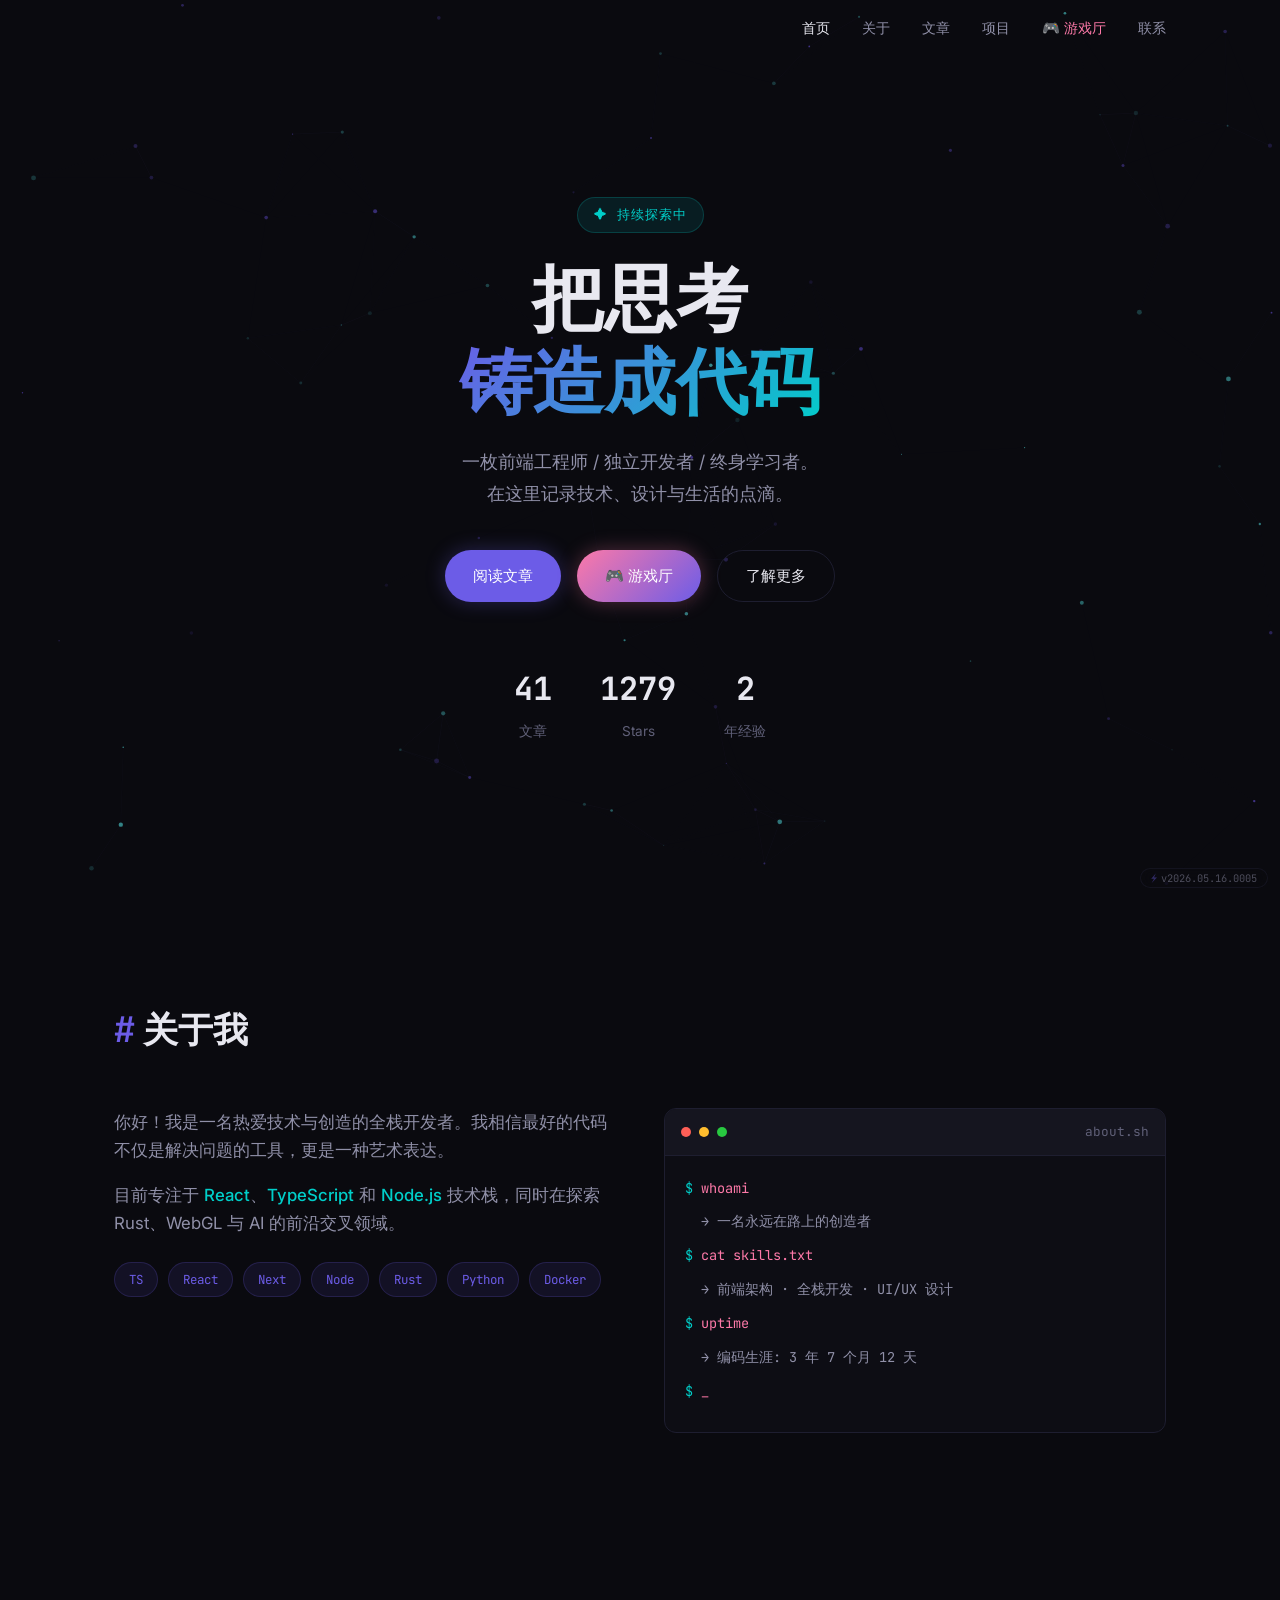
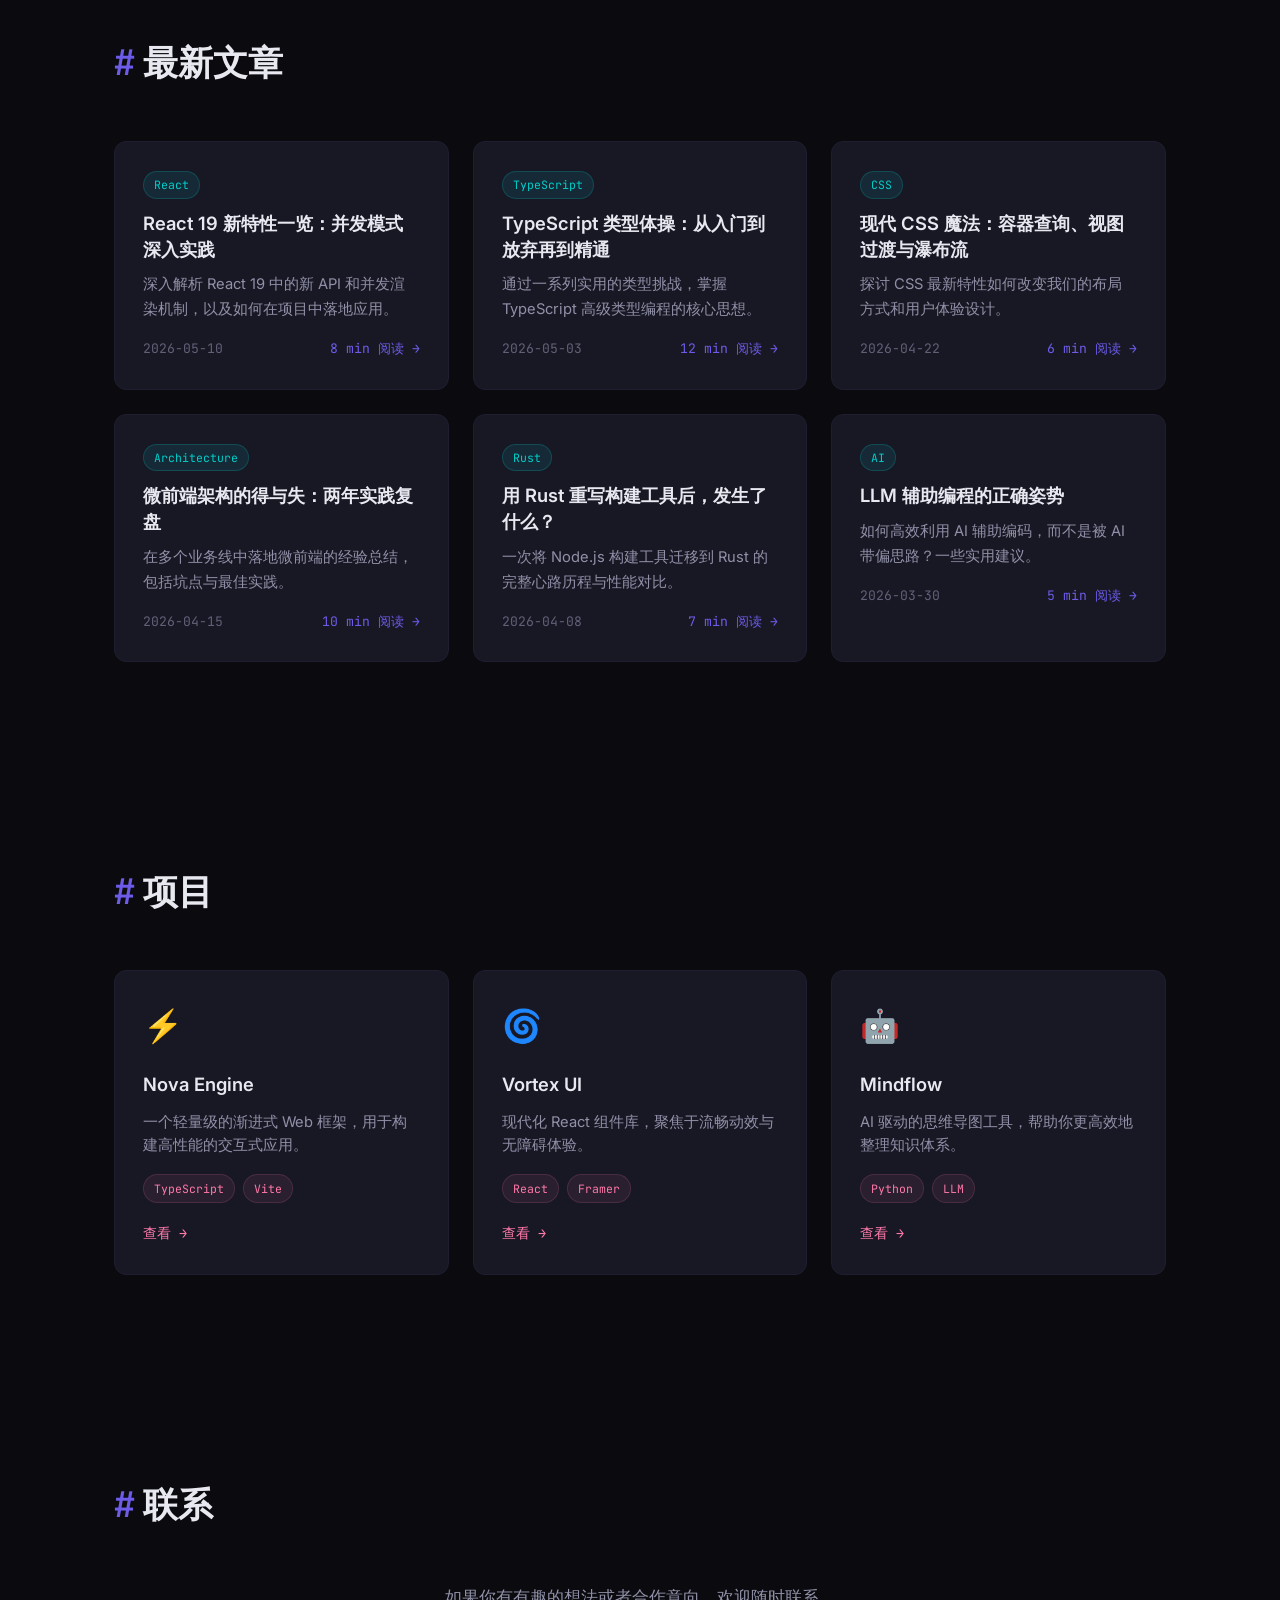
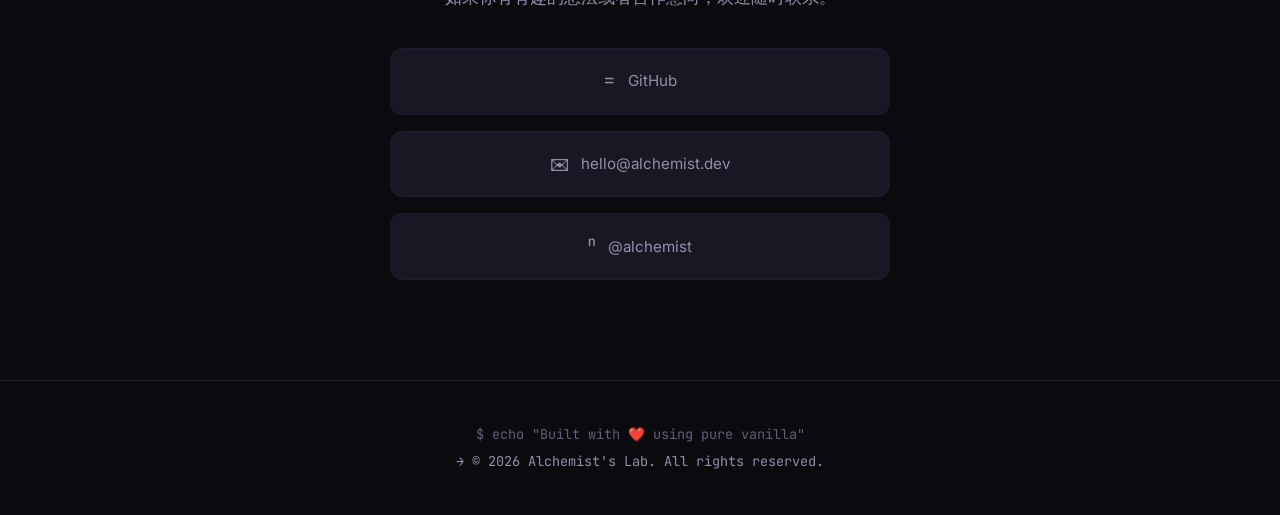
<file: index.html>
<!DOCTYPE html>
<html lang="zh-CN">
<head>
  <meta charset="UTF-8">
  <meta name="viewport" content="width=device-width, initial-scale=1.0">
  <title>Alchemist's Lab · 个人博客</title>
  <link rel="stylesheet" href="styles.css">
  <link rel="preconnect" href="https://fonts.googleapis.com">
  <link href="https://fonts.googleapis.com/css2?family=Inter:wght@300;400;500;600;700&family=JetBrains+Mono:wght@400;500&display=swap" rel="stylesheet">
</head>
<body>
  <!-- 粒子背景 -->
  <canvas id="particles"></canvas>

  <!-- 导航 -->
  <nav class="navbar" id="navbar">
    <div class="nav-inner">
      <a href="#" class="logo"><Alchemist /></a>
      <div class="nav-links" id="navLinks">
        <a href="#hero">首页</a>
        <a href="#about">关于</a>
        <a href="#blog">文章</a>
        <a href="#projects">项目</a>
        <a href="games.html" class="nav-game-link">🎮 游戏厅</a>
        <a href="#contact">联系</a>
      </div>
      <button class="menu-toggle" id="menuToggle" aria-label="菜单">
        <span></span><span></span><span></span>
      </button>
    </div>
  </nav>

  <!-- Hero -->
  <section class="hero" id="hero">
    <div class="hero-content">
      <div class="hero-badge">✦ 持续探索中</div>
      <h1 class="hero-title">
        <span class="line">把思考</span>
        <span class="line accent">铸造成代码</span>
      </h1>
      <p class="hero-desc">一枚前端工程师 / 独立开发者 / 终身学习者。<br>在这里记录技术、设计与生活的点滴。</p>
      <div class="hero-actions">
        <a href="#blog" class="btn primary">阅读文章</a>
        <a href="games.html" class="btn primary" style="background: linear-gradient(135deg, var(--accent-warm), var(--accent)); box-shadow: 0 0 20px rgba(253,121,168,0.3);">🎮 游戏厅</a>
        <a href="#about" class="btn secondary">了解更多</a>
      </div>
      <div class="hero-stats">
        <div class="stat"><span class="num" data-target="42">0</span><span class="label">文章</span></div>
        <div class="stat"><span class="num" data-target="1280">0</span><span class="label">Stars</span></div>
        <div class="stat"><span class="num" data-target="3">0</span><span class="label">年经验</span></div>
      </div>
    </div>
  </section>

  <!-- About -->
  <section class="section" id="about">
    <div class="container">
      <h2 class="section-title"><span class="hash">#</span> 关于我</h2>
      <div class="about-grid">
        <div class="about-text">
          <p>你好！我是一名热爱技术与创造的全栈开发者。我相信最好的代码不仅是解决问题的工具，更是一种艺术表达。</p>
          <p>目前专注于 <span class="highlight">React</span>、<span class="highlight">TypeScript</span> 和 <span class="highlight">Node.js</span> 技术栈，同时在探索 Rust、WebGL 与 AI 的前沿交叉领域。</p>
          <div class="tech-stack">
            <span>TS</span><span>React</span><span>Next</span><span>Node</span><span>Rust</span><span>Python</span><span>Docker</span>
          </div>
        </div>
        <div class="about-terminal">
          <div class="terminal-bar">
            <span class="dot red"></span>
            <span class="dot yellow"></span>
            <span class="dot green"></span>
            <span class="terminal-title">about.sh</span>
          </div>
          <div class="terminal-body">
            <p><span class="prompt">$</span> <span class="cmd">whoami</span></p>
            <p class="out">→ 一名永远在路上的创造者</p>
            <p><span class="prompt">$</span> <span class="cmd">cat skills.txt</span></p>
            <p class="out">→ 前端架构 · 全栈开发 · UI/UX 设计</p>
            <p><span class="prompt">$</span> <span class="cmd">uptime</span></p>
            <p class="out">→ 编码生涯: 3 年 7 个月 12 天</p>
            <p><span class="prompt">$</span> <span class="cmd blink">_</span></p>
          </div>
        </div>
      </div>
    </div>
  </section>

  <!-- Blog -->
  <section class="section" id="blog">
    <div class="container">
      <h2 class="section-title"><span class="hash">#</span> 最新文章</h2>
      <div class="blog-grid" id="blogGrid">
        <!-- 由 JS 动态渲染 -->
      </div>
    </div>
  </section>

  <!-- Projects -->
  <section class="section" id="projects">
    <div class="container">
      <h2 class="section-title"><span class="hash">#</span> 项目</h2>
      <div class="projects-grid">
        <div class="project-card">
          <div class="project-icon">⚡</div>
          <h3>Nova Engine</h3>
          <p>一个轻量级的渐进式 Web 框架，用于构建高性能的交互式应用。</p>
          <div class="project-tags"><span>TypeScript</span><span>Vite</span></div>
          <a href="#" class="project-link">查看 →</a>
        </div>
        <div class="project-card">
          <div class="project-icon">🌀</div>
          <h3>Vortex UI</h3>
          <p>现代化 React 组件库，聚焦于流畅动效与无障碍体验。</p>
          <div class="project-tags"><span>React</span><span>Framer</span></div>
          <a href="#" class="project-link">查看 →</a>
        </div>
        <div class="project-card">
          <div class="project-icon">🤖</div>
          <h3>Mindflow</h3>
          <p>AI 驱动的思维导图工具，帮助你更高效地整理知识体系。</p>
          <div class="project-tags"><span>Python</span><span>LLM</span></div>
          <a href="#" class="project-link">查看 →</a>
        </div>
      </div>
    </div>
  </section>

  <!-- Contact -->
  <section class="section" id="contact">
    <div class="container">
      <h2 class="section-title"><span class="hash">#</span> 联系</h2>
      <div class="contact-content">
        <p class="contact-desc">如果你有有趣的想法或者合作意向，欢迎随时联系。</p>
        <div class="contact-links">
          <a href="#" class="contact-item">
            <span class="contact-icon"></span>
            <span>GitHub</span>
          </a>
          <a href="#" class="contact-item">
            <span class="contact-icon">✉</span>
            <span>hello@alchemist.dev</span>
          </a>
          <a href="#" class="contact-item">
            <span class="contact-icon"></span>
            <span>@alchemist</span>
          </a>
        </div>
      </div>
    </div>
  </section>

  <!-- Footer -->
  <footer class="footer">
    <div class="container">
      <p class="footer-text">
        <span class="footer-cmd">$ echo "Built with ❤️ using pure vanilla"</span><br>
        <span class="footer-out">→ © 2026 Alchemist's Lab. All rights reserved.</span>
      </p>
    </div>
  </footer>

  <script src="script.js"></script>
  <script src="version.js"></script>
</body>
</html>
</file>
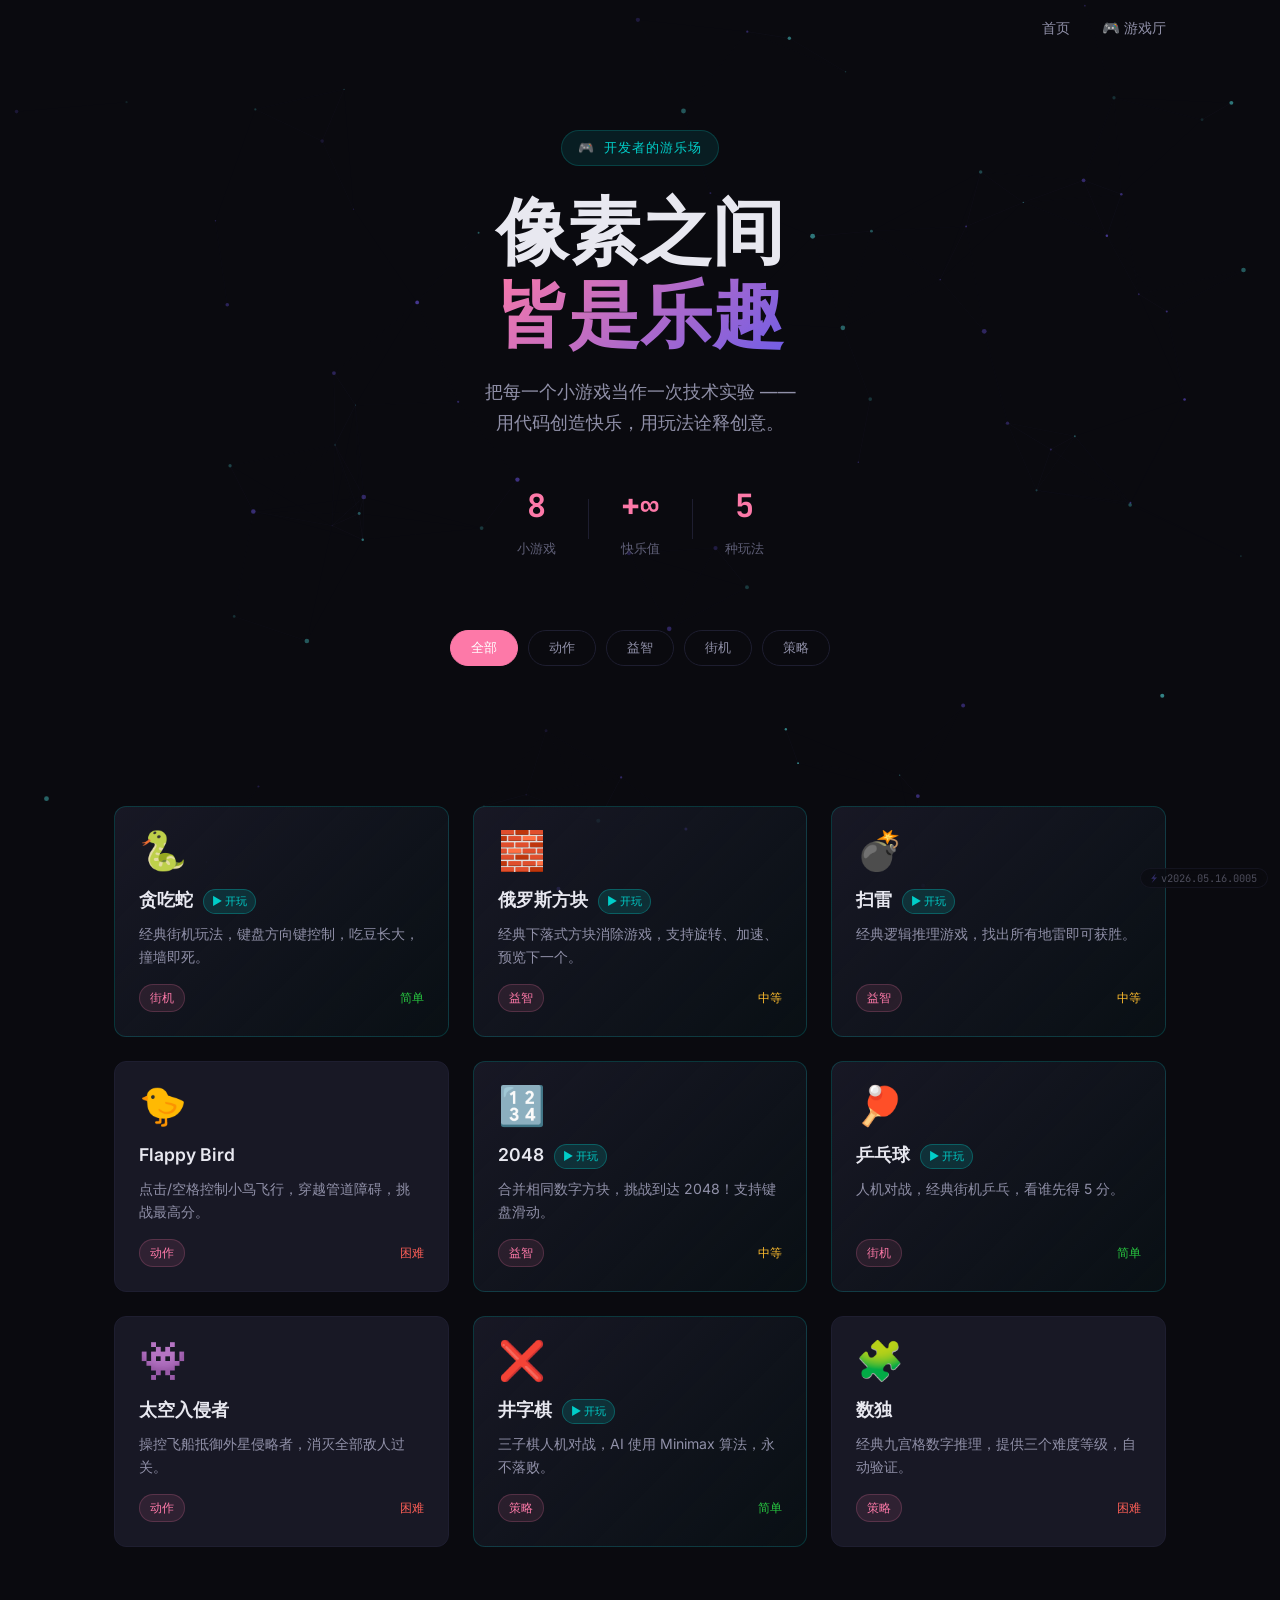
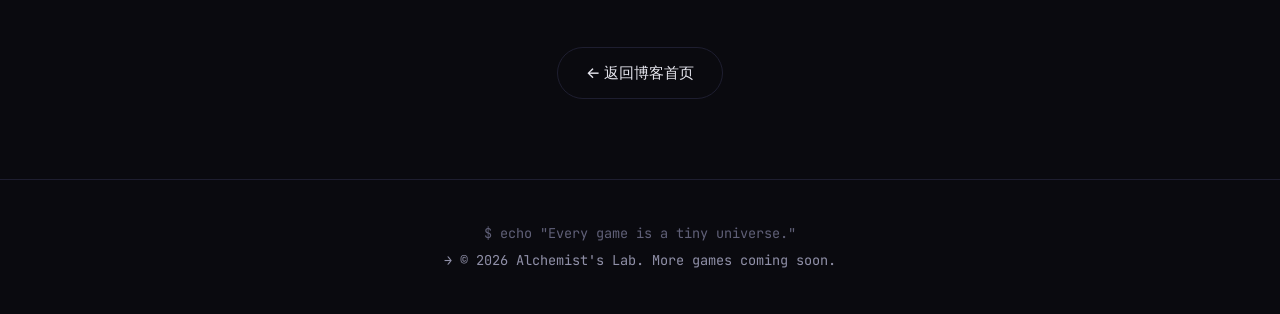
<file: games.html>
<!DOCTYPE html>
<html lang="zh-CN">
<head>
  <meta charset="UTF-8">
  <meta name="viewport" content="width=device-width, initial-scale=1.0">
  <title>🎮 游戏厅 · Alchemist's Lab</title>
  <link rel="stylesheet" href="styles.css">
  <link rel="preconnect" href="https://fonts.googleapis.com">
  <link href="https://fonts.googleapis.com/css2?family=Inter:wght@300;400;500;600;700&family=JetBrains+Mono:wght@400;500&display=swap" rel="stylesheet">
</head>
<body class="games-page">
  <!-- 粒子背景 -->
  <canvas id="particles"></canvas>

  <!-- 导航（与首页一致） -->
  <nav class="navbar" id="navbar">
    <div class="nav-inner">
      <a href="index.html" class="logo"><Alchemist /></a>
      <div class="nav-links" id="navLinks">
        <a href="index.html">首页</a>
        <a href="games.html" class="active">🎮 游戏厅</a>
      </div>
      <button class="menu-toggle" id="menuToggle" aria-label="菜单">
        <span></span><span></span><span></span>
      </button>
    </div>
  </nav>

  <!-- Games Hero -->
  <section class="games-hero">
    <div class="container">
      <div class="games-hero-content">
        <div class="hero-badge">🎮 开发者的游乐场</div>
        <h1 class="games-hero-title">
          <span class="line">像素之间</span>
          <span class="line accent">皆是乐趣</span>
        </h1>
        <p class="games-hero-desc">
          把每一个小游戏当作一次技术实验 ——<br>
          用代码创造快乐，用玩法诠释创意。
        </p>
        <div class="games-hero-stats">
          <div class="stat-item">
            <span class="stat-num" data-target="9">0</span>
            <span class="stat-label">小游戏</span>
          </div>
          <div class="stat-divider"></div>
          <div class="stat-item">
            <span class="stat-num">+∞</span>
            <span class="stat-label">快乐值</span>
          </div>
          <div class="stat-divider"></div>
          <div class="stat-item">
            <span class="stat-num" data-target="6">0</span>
            <span class="stat-label">种玩法</span>
          </div>
        </div>
      </div>
    </div>
  </section>

  <!-- 游戏分类筛选 -->
  <section class="section" style="padding-top: 0;">
    <div class="container">
      <div class="game-filters" id="gameFilters">
        <button class="filter-btn active" data-filter="all">全部</button>
        <button class="filter-btn" data-filter="action">动作</button>
        <button class="filter-btn" data-filter="puzzle">益智</button>
        <button class="filter-btn" data-filter="arcade">街机</button>
        <button class="filter-btn" data-filter="strategy">策略</button>
      </div>
    </div>
  </section>

  <!-- 游戏列表 -->
  <section class="section" style="padding-top: 0;">
    <div class="container">
      <div class="games-grid" id="gamesGrid">
        <!-- 由 JS 动态渲染 -->
      </div>
    </div>
  </section>

  <!-- 返回首页 -->
  <div class="back-home" style="text-align: center; padding: 0 0 80px;">
    <a href="index.html" class="btn secondary">← 返回博客首页</a>
  </div>

  <!-- Footer -->
  <footer class="footer">
    <div class="container">
      <p class="footer-text">
        <span class="footer-cmd">$ echo "Every game is a tiny universe."</span><br>
        <span class="footer-out">→ © 2026 Alchemist's Lab. More games coming soon.</span>
      </p>
    </div>
  </footer>

  <script src="games.js"></script>
  <script src="script.js"></script>
  <script src="version.js"></script>
</body>
</html>
</file>
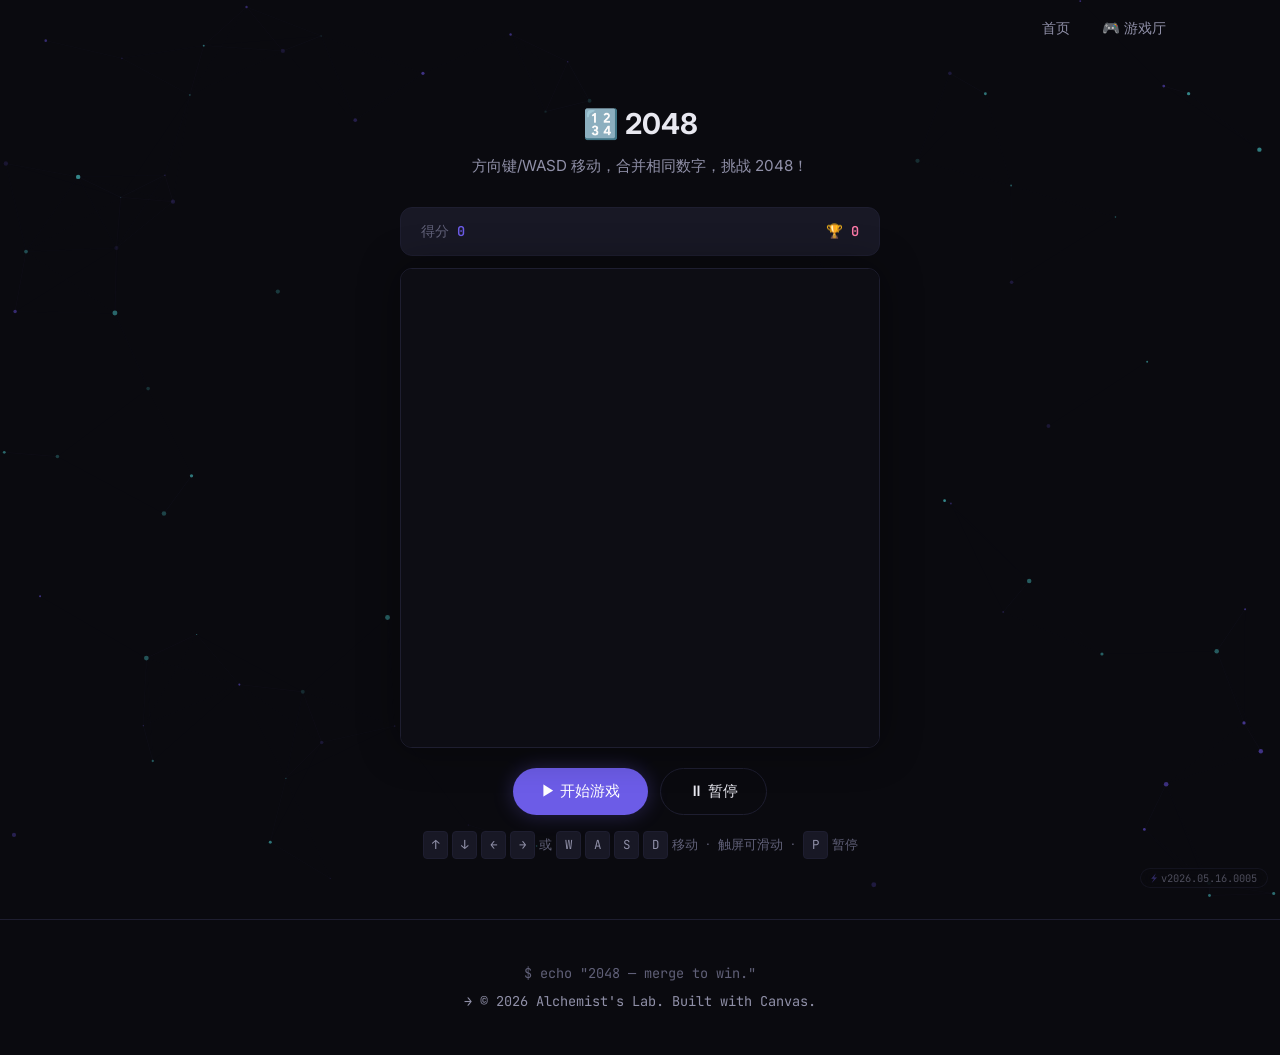
<file: play-2048.html>
<!DOCTYPE html>
<html lang="zh-CN">
<head>
  <meta charset="UTF-8">
  <meta name="viewport" content="width=device-width, initial-scale=1.0">
  <title>🔢 2048 · Alchemist's Lab</title>
  <link rel="stylesheet" href="styles.css">
  <link rel="preconnect" href="https://fonts.googleapis.com">
  <link href="https://fonts.googleapis.com/css2?family=Inter:wght@300;400;500;600;700&family=JetBrains+Mono:wght@400;500&display=swap" rel="stylesheet">
  <style>
    .play-page .navbar.scrolled { background: rgba(10, 10, 15, 0.85); }

    .play-container {
      position: relative; z-index: 1; min-height: 100vh;
      display: flex; flex-direction: column; align-items: center; justify-content: center;
      padding: 100px 24px 60px;
    }

    .play-header { text-align: center; margin-bottom: 28px; width: 100%; max-width: 480px; }
    .play-header h1 { font-size: 1.8rem; font-weight: 700; margin-bottom: 4px; }
    .play-header .game-subtitle { color: var(--text-secondary); font-size: 0.95rem; }

    .play-scorebar {
      display: flex; align-items: center; justify-content: space-between;
      width: 100%; max-width: 480px; margin-bottom: 12px; padding: 12px 20px;
      background: var(--bg-card); border: 1px solid var(--border); border-radius: var(--radius);
      font-family: var(--font-mono); font-size: 0.85rem;
    }
    .play-scorebar .score-label { color: var(--text-muted); }
    .play-scorebar .score-value { color: var(--accent); font-weight: 600; }
    .play-scorebar .high-score-value { color: var(--accent-warm); font-weight: 600; }

    .play-canvas-wrapper {
      position: relative; width: 100%; max-width: 480px;
      border-radius: var(--radius); overflow: hidden;
      border: 1px solid var(--border); box-shadow: 0 0 40px rgba(0,0,0,0.4);
    }
    .play-canvas-wrapper canvas {
      display: block; width: 100%; height: auto; aspect-ratio: 1; background: #0d0d14;
    }

    .play-controls {
      display: flex; gap: 12px; margin-top: 20px; flex-wrap: wrap; justify-content: center;
    }
    .play-controls .btn { min-width: 100px; justify-content: center; }

    .play-tips {
      text-align: center; margin-top: 16px; font-size: 0.82rem; color: var(--text-muted); line-height: 1.8;
    }
    .play-tips kbd {
      display: inline-block; padding: 2px 8px; font-family: var(--font-mono);
      font-size: 0.78rem; background: var(--bg-card); border: 1px solid var(--border);
      border-radius: 4px; color: var(--text-secondary);
    }

    @media (max-width: 480px) {
      .play-header h1 { font-size: 1.4rem; }
      .play-scorebar { font-size: 0.75rem; padding: 10px 14px; }
    }

    .game-over-overlay {
      position: absolute; inset: 0; display: flex; flex-direction: column;
      align-items: center; justify-content: center;
      background: rgba(0,0,0,0.7); backdrop-filter: blur(4px);
      opacity: 0; pointer-events: none; transition: opacity 0.3s ease; border-radius: var(--radius);
    }
    .game-over-overlay.show { opacity: 1; pointer-events: auto; }
    .game-over-overlay .go-icon { font-size: 3rem; margin-bottom: 8px; }
    .game-over-overlay .go-title { font-size: 1.6rem; font-weight: 700; margin-bottom: 4px; }
    .game-over-overlay .go-message { color: var(--text-secondary); font-size: 0.95rem; margin-bottom: 16px; }
    .game-over-overlay .go-score { font-family: var(--font-mono); font-size: 1.2rem; margin-bottom: 4px; }
    .game-over-overlay .go-high { font-family: var(--font-mono); font-size: 0.85rem; color: var(--accent-warm); margin-bottom: 20px; }
    .game-over-overlay .go-btns { display: flex; gap: 12px; }
  </style>
</head>
<body class="play-page">
  <canvas id="particles"></canvas>

  <nav class="navbar" id="navbar">
    <div class="nav-inner">
      <a href="index.html" class="logo"><Alchemist /></a>
      <div class="nav-links" id="navLinks">
        <a href="index.html">首页</a>
        <a href="games.html">🎮 游戏厅</a>
      </div>
      <button class="menu-toggle" id="menuToggle" aria-label="菜单"><span></span><span></span><span></span></button>
    </div>
  </nav>

  <div class="play-container">
    <div class="play-header">
      <h1>🔢 2048</h1>
      <p class="game-subtitle">方向键/WASD 移动，合并相同数字，挑战 2048！</p>
    </div>

    <div class="play-scorebar">
      <span><span class="score-label">得分</span> <span class="score-value" id="scoreDisplay">0</span></span>
      <span><span class="score-label">🏆</span> <span class="high-score-value" id="highScoreDisplay">0</span></span>
    </div>

    <div class="play-canvas-wrapper">
      <canvas id="gameCanvas" width="480" height="480"></canvas>
      <div class="game-over-overlay" id="gameOverOverlay">
        <div class="go-icon" id="goIcon">💀</div>
        <div class="go-title" id="goTitle">Game Over</div>
        <div class="go-message" id="goMessage">棋盘已满，无法继续合并！</div>
        <div class="go-score">得分：<span id="goScore">0</span></div>
        <div class="go-high">🏆 最高分：<span id="goHigh">0</span></div>
        <div class="go-btns">
          <button class="btn primary" id="restartBtn">🔄 再来一局</button>
          <a href="games.html" class="btn secondary">← 返回游戏厅</a>
        </div>
      </div>
    </div>

    <div class="play-controls">
      <button class="btn primary" id="startBtn">▶ 开始游戏</button>
      <button class="btn secondary" id="pauseBtn" disabled>⏸ 暂停</button>
    </div>

    <div class="play-tips">
      <kbd>↑</kbd> <kbd>↓</kbd> <kbd>←</kbd> <kbd>→</kbd> 或 <kbd>W</kbd> <kbd>A</kbd> <kbd>S</kbd> <kbd>D</kbd> 移动 &nbsp;·&nbsp; 触屏可滑动 &nbsp;·&nbsp; <kbd>P</kbd> 暂停
    </div>
  </div>

  <footer class="footer">
    <div class="container">
      <p class="footer-text">
        <span class="footer-cmd">$ echo "2048 — merge to win."</span><br>
        <span class="footer-out">→ © 2026 Alchemist's Lab. Built with Canvas.</span>
      </p>
    </div>
  </footer>

  <script src="script.js"></script>
  <script src="games/2048.js"></script>
  <script src="version.js"></script>
  <script>
    let game = null;

    const scoreDisplay = document.getElementById('scoreDisplay');
    const highScoreDisplay = document.getElementById('highScoreDisplay');
    const startBtn = document.getElementById('startBtn');
    const pauseBtn = document.getElementById('pauseBtn');
    const gameOverOverlay = document.getElementById('gameOverOverlay');

    function startGame() {
      if (game) { game.destroy(); }
      gameOverOverlay.classList.remove('show');

      game = new Game2048('gameCanvas', {
        onScoreChange: (score) => {
          scoreDisplay.textContent = score;
        },
        onGameOver: (message, score, highScore, isWin) => {
          document.getElementById('goIcon').textContent = isWin ? '🎉' : '💀';
          document.getElementById('goTitle').textContent = isWin ? '恭喜！达到 2048！' : 'Game Over';
          document.getElementById('goMessage').textContent = message;
          document.getElementById('goScore').textContent = score;
          document.getElementById('goHigh').textContent = highScore;
          gameOverOverlay.classList.add('show');
          highScoreDisplay.textContent = highScore;
          startBtn.textContent = '🔄 再来一局';
          pauseBtn.disabled = true;
          pauseBtn.textContent = '⏸ 暂停';
        }
      });

      highScoreDisplay.textContent = game.highScore || '0';
      scoreDisplay.textContent = '0';
      game.bindControls();
      game.start();
      startBtn.textContent = '🔄 重新开始';
      pauseBtn.disabled = false;
      pauseBtn.textContent = '⏸ 暂停';
    }

    function togglePause() {
      if (!game || !game.isRunning) return;
      game.togglePause();
      pauseBtn.textContent = game.isPaused ? '▶ 继续' : '⏸ 暂停';
    }

    startBtn.addEventListener('click', startGame);
    pauseBtn.addEventListener('click', togglePause);
    document.getElementById('restartBtn').addEventListener('click', startGame);

    highScoreDisplay.textContent = localStorage.getItem('2048_high') || '0';
  </script>
</body>
</html>
</file>
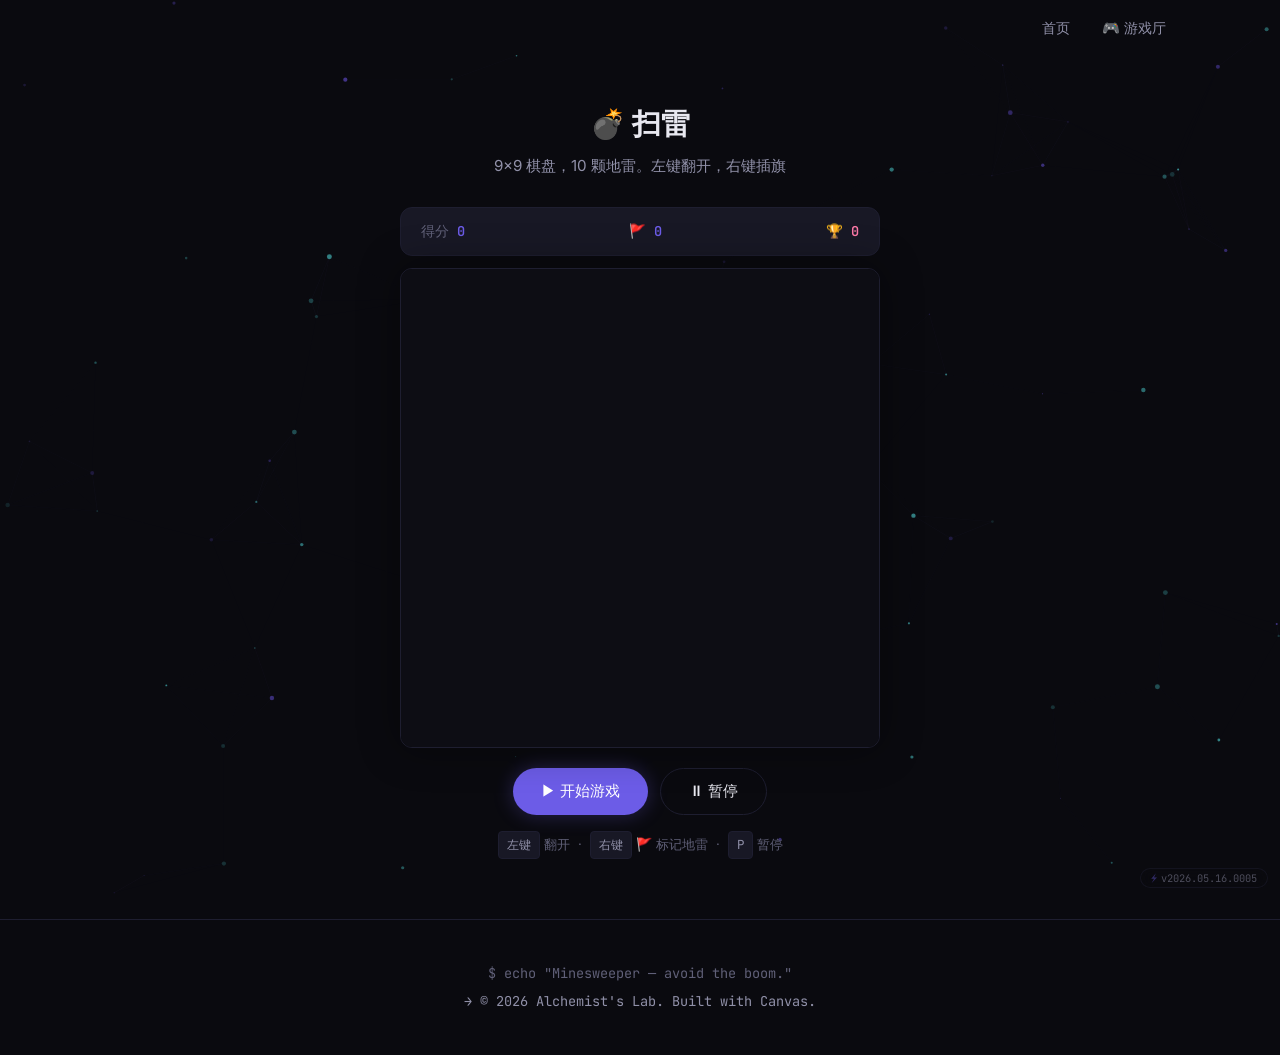
<file: play-minesweeper.html>
<!DOCTYPE html>
<html lang="zh-CN">
<head>
  <meta charset="UTF-8">
  <meta name="viewport" content="width=device-width, initial-scale=1.0">
  <title>💣 扫雷 · Alchemist's Lab</title>
  <link rel="stylesheet" href="styles.css">
  <link rel="preconnect" href="https://fonts.googleapis.com">
  <link href="https://fonts.googleapis.com/css2?family=Inter:wght@300;400;500;600;700&family=JetBrains+Mono:wght@400;500&display=swap" rel="stylesheet">
  <style>
    .play-page .navbar.scrolled { background: rgba(10, 10, 15, 0.85); }

    .play-container {
      position: relative; z-index: 1; min-height: 100vh;
      display: flex; flex-direction: column; align-items: center; justify-content: center;
      padding: 100px 24px 60px;
    }

    .play-header { text-align: center; margin-bottom: 28px; width: 100%; max-width: 480px; }
    .play-header h1 { font-size: 1.8rem; font-weight: 700; margin-bottom: 4px; }
    .play-header .game-subtitle { color: var(--text-secondary); font-size: 0.95rem; }

    .play-scorebar {
      display: flex; align-items: center; justify-content: space-between;
      width: 100%; max-width: 480px; margin-bottom: 12px; padding: 12px 20px;
      background: var(--bg-card); border: 1px solid var(--border); border-radius: var(--radius);
      font-family: var(--font-mono); font-size: 0.85rem;
    }
    .play-scorebar .score-label { color: var(--text-muted); }
    .play-scorebar .score-value { color: var(--accent); font-weight: 600; }
    .play-scorebar .high-score-value { color: var(--accent-warm); font-weight: 600; }

    .play-canvas-wrapper {
      position: relative; width: 100%; max-width: 480px;
      border-radius: var(--radius); overflow: hidden;
      border: 1px solid var(--border); box-shadow: 0 0 40px rgba(0,0,0,0.4);
    }
    .play-canvas-wrapper canvas {
      display: block; width: 100%; height: auto; aspect-ratio: 1; background: #0d0d14;
    }

    .play-controls {
      display: flex; gap: 12px; margin-top: 20px; flex-wrap: wrap; justify-content: center;
    }
    .play-controls .btn { min-width: 100px; justify-content: center; }

    .play-tips {
      text-align: center; margin-top: 16px; font-size: 0.82rem; color: var(--text-muted); line-height: 1.8;
    }
    .play-tips kbd {
      display: inline-block; padding: 2px 8px; font-family: var(--font-mono);
      font-size: 0.78rem; background: var(--bg-card); border: 1px solid var(--border);
      border-radius: 4px; color: var(--text-secondary);
    }

    @media (max-width: 480px) {
      .play-header h1 { font-size: 1.4rem; }
      .play-scorebar { font-size: 0.75rem; padding: 10px 14px; }
    }

    .game-over-overlay {
      position: absolute; inset: 0; display: flex; flex-direction: column;
      align-items: center; justify-content: center;
      background: rgba(0,0,0,0.7); backdrop-filter: blur(4px);
      opacity: 0; pointer-events: none; transition: opacity 0.3s ease; border-radius: var(--radius);
    }
    .game-over-overlay.show { opacity: 1; pointer-events: auto; }
    .game-over-overlay .go-icon { font-size: 3rem; margin-bottom: 8px; }
    .game-over-overlay .go-title { font-size: 1.6rem; font-weight: 700; margin-bottom: 4px; }
    .game-over-overlay .go-message { color: var(--text-secondary); font-size: 0.95rem; margin-bottom: 16px; }
    .game-over-overlay .go-score { font-family: var(--font-mono); font-size: 1.2rem; margin-bottom: 4px; }
    .game-over-overlay .go-high { font-family: var(--font-mono); font-size: 0.85rem; color: var(--accent-warm); margin-bottom: 20px; }
    .game-over-overlay .go-btns { display: flex; gap: 12px; }
  </style>
</head>
<body class="play-page">
  <canvas id="particles"></canvas>

  <nav class="navbar" id="navbar">
    <div class="nav-inner">
      <a href="index.html" class="logo"><Alchemist /></a>
      <div class="nav-links" id="navLinks">
        <a href="index.html">首页</a>
        <a href="games.html">🎮 游戏厅</a>
      </div>
      <button class="menu-toggle" id="menuToggle" aria-label="菜单"><span></span><span></span><span></span></button>
    </div>
  </nav>

  <div class="play-container">
    <div class="play-header">
      <h1>💣 扫雷</h1>
      <p class="game-subtitle">9×9 棋盘，10 颗地雷。左键翻开，右键插旗</p>
    </div>

    <div class="play-scorebar">
      <span><span class="score-label">得分</span> <span class="score-value" id="scoreDisplay">0</span></span>
      <span><span class="score-label">🚩</span> <span class="score-value" id="flagDisplay">0</span></span>
      <span><span class="score-label">🏆</span> <span class="high-score-value" id="highScoreDisplay">0</span></span>
    </div>

    <div class="play-canvas-wrapper">
      <canvas id="gameCanvas" width="450" height="450"></canvas>
      <div class="game-over-overlay" id="gameOverOverlay">
        <div class="go-icon" id="goIcon">💥</div>
        <div class="go-title" id="goTitle">Game Over</div>
        <div class="go-message" id="goMessage">踩到地雷了！</div>
        <div class="go-score">得分：<span id="goScore">0</span></div>
        <div class="go-high">🏆 最高分：<span id="goHigh">0</span></div>
        <div class="go-btns">
          <button class="btn primary" id="restartBtn">🔄 再来一局</button>
          <a href="games.html" class="btn secondary">← 返回游戏厅</a>
        </div>
      </div>
    </div>

    <div class="play-controls">
      <button class="btn primary" id="startBtn">▶ 开始游戏</button>
      <button class="btn secondary" id="pauseBtn" disabled>⏸ 暂停</button>
    </div>

    <div class="play-tips">
      <kbd>左键</kbd> 翻开 &nbsp;·&nbsp; <kbd>右键</kbd> 🚩 标记地雷 &nbsp;·&nbsp; <kbd>P</kbd> 暂停
    </div>
  </div>

  <footer class="footer">
    <div class="container">
      <p class="footer-text">
        <span class="footer-cmd">$ echo "Minesweeper — avoid the boom."</span><br>
        <span class="footer-out">→ © 2026 Alchemist's Lab. Built with Canvas.</span>
      </p>
    </div>
  </footer>

  <script src="script.js"></script>
  <script src="games/minesweeper.js"></script>
  <script src="version.js"></script>
  <script>
    let game = null;

    const scoreDisplay = document.getElementById('scoreDisplay');
    const highScoreDisplay = document.getElementById('highScoreDisplay');
    const flagDisplay = document.getElementById('flagDisplay');
    const startBtn = document.getElementById('startBtn');
    const pauseBtn = document.getElementById('pauseBtn');
    const gameOverOverlay = document.getElementById('gameOverOverlay');

    function startGame() {
      if (game) { game.destroy(); }
      gameOverOverlay.classList.remove('show');

      game = new MinesweeperGame('gameCanvas', {
        onScoreChange: (score) => {
          scoreDisplay.textContent = score;
          flagDisplay.textContent = game.flagCount;
        },
        onGameOver: (message, score, highScore, isWin) => {
          document.getElementById('goIcon').textContent = isWin ? '🎉' : '💥';
          document.getElementById('goTitle').textContent = isWin ? '恭喜！' : 'Game Over';
          document.getElementById('goMessage').textContent = message;
          document.getElementById('goScore').textContent = score;
          document.getElementById('goHigh').textContent = highScore;
          gameOverOverlay.classList.add('show');
          highScoreDisplay.textContent = highScore;
          startBtn.textContent = '🔄 再来一局';
          pauseBtn.disabled = true;
          pauseBtn.textContent = '⏸ 暂停';
        }
      });

      highScoreDisplay.textContent = game.highScore || '0';
      scoreDisplay.textContent = '0';
      flagDisplay.textContent = '0';
      game.bindControls();
      game.start();
      startBtn.textContent = '🔄 重新开始';
      pauseBtn.disabled = false;
      pauseBtn.textContent = '⏸ 暂停';
    }

    function togglePause() {
      if (!game || !game.isRunning) return;
      game.togglePause();
      pauseBtn.textContent = game.isPaused ? '▶ 继续' : '⏸ 暂停';
    }

    startBtn.addEventListener('click', startGame);
    pauseBtn.addEventListener('click', togglePause);
    document.getElementById('restartBtn').addEventListener('click', startGame);
    highScoreDisplay.textContent = localStorage.getItem('minesweeper_high') || '0';
  </script>
</body>
</html>
</file>
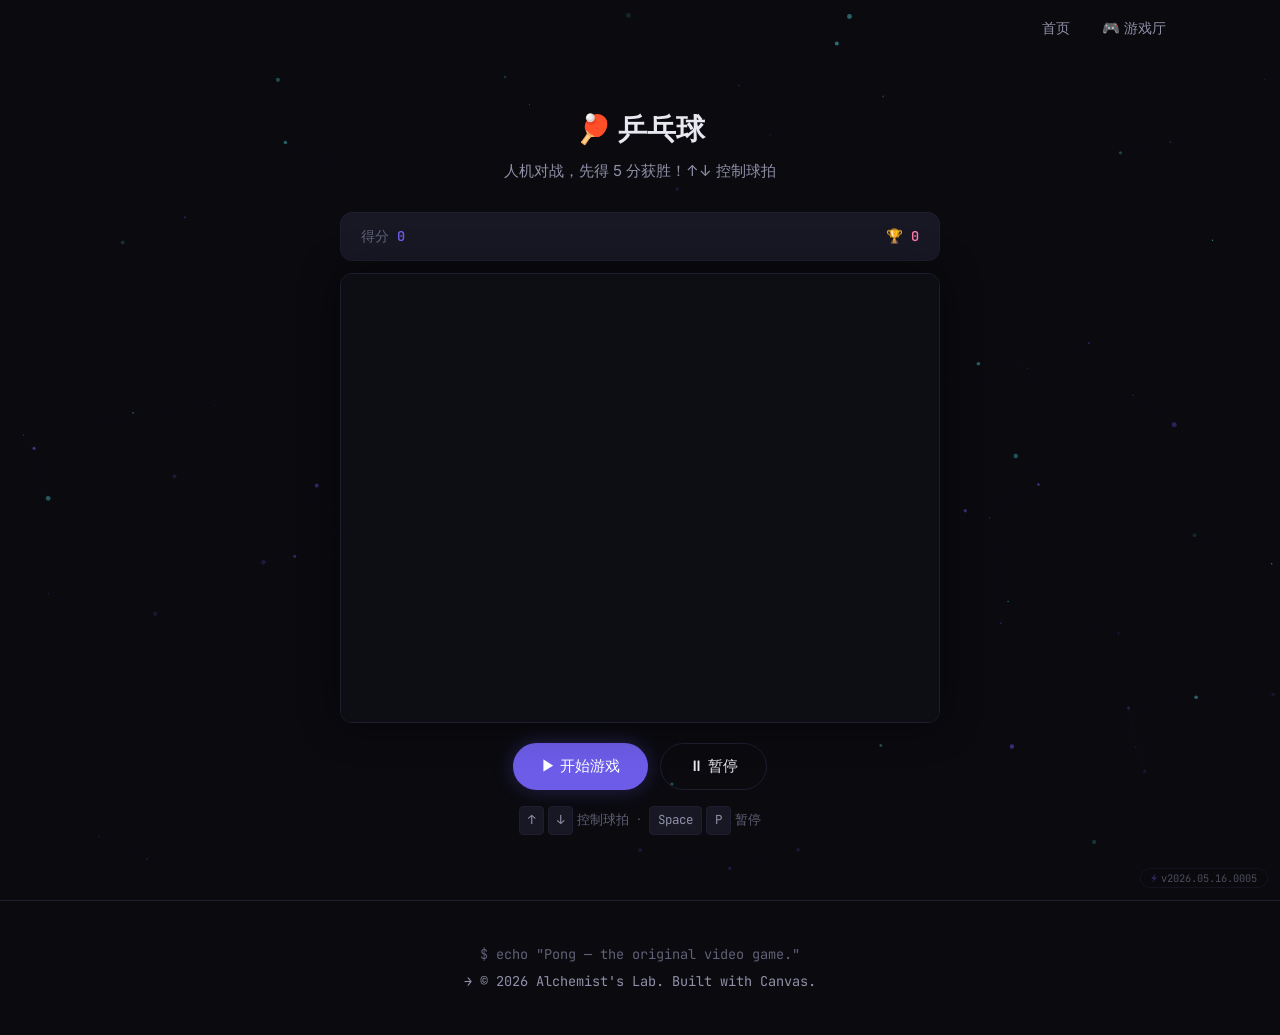
<file: play-pong.html>
<!DOCTYPE html>
<html lang="zh-CN">
<head>
  <meta charset="UTF-8">
  <meta name="viewport" content="width=device-width, initial-scale=1.0">
  <title>🏓 乒乓球 · Alchemist's Lab</title>
  <link rel="stylesheet" href="styles.css">
  <link rel="preconnect" href="https://fonts.googleapis.com">
  <link href="https://fonts.googleapis.com/css2?family=Inter:wght@300;400;500;600;700&family=JetBrains+Mono:wght@400;500&display=swap" rel="stylesheet">
  <style>
    .play-page .navbar.scrolled { background: rgba(10, 10, 15, 0.85); }

    .play-container {
      position: relative; z-index: 1; min-height: 100vh;
      display: flex; flex-direction: column; align-items: center; justify-content: center;
      padding: 100px 24px 60px;
    }

    .play-header { text-align: center; margin-bottom: 28px; width: 100%; max-width: 600px; }
    .play-header h1 { font-size: 1.8rem; font-weight: 700; margin-bottom: 4px; }
    .play-header .game-subtitle { color: var(--text-secondary); font-size: 0.95rem; }

    .play-scorebar {
      display: flex; align-items: center; justify-content: space-between;
      width: 100%; max-width: 600px; margin-bottom: 12px; padding: 12px 20px;
      background: var(--bg-card); border: 1px solid var(--border); border-radius: var(--radius);
      font-family: var(--font-mono); font-size: 0.85rem;
    }
    .play-scorebar .score-label { color: var(--text-muted); }
    .play-scorebar .score-value { color: var(--accent); font-weight: 600; }
    .play-scorebar .high-score-value { color: var(--accent-warm); font-weight: 600; }

    .play-canvas-wrapper {
      position: relative; width: 100%; max-width: 600px;
      border-radius: var(--radius); overflow: hidden;
      border: 1px solid var(--border); box-shadow: 0 0 40px rgba(0,0,0,0.4);
    }
    .play-canvas-wrapper canvas {
      display: block; width: 100%; height: auto; aspect-ratio: 4 / 3; background: #0d0d14;
    }

    .play-controls {
      display: flex; gap: 12px; margin-top: 20px; flex-wrap: wrap; justify-content: center;
    }
    .play-controls .btn { min-width: 100px; justify-content: center; }

    .play-tips {
      text-align: center; margin-top: 16px; font-size: 0.82rem; color: var(--text-muted); line-height: 1.8;
    }
    .play-tips kbd {
      display: inline-block; padding: 2px 8px; font-family: var(--font-mono);
      font-size: 0.78rem; background: var(--bg-card); border: 1px solid var(--border);
      border-radius: 4px; color: var(--text-secondary);
    }

    @media (max-width: 480px) {
      .play-header h1 { font-size: 1.4rem; }
      .play-scorebar { font-size: 0.75rem; padding: 10px 14px; }
    }

    .game-over-overlay {
      position: absolute; inset: 0; display: flex; flex-direction: column;
      align-items: center; justify-content: center;
      background: rgba(0,0,0,0.7); backdrop-filter: blur(4px);
      opacity: 0; pointer-events: none; transition: opacity 0.3s ease; border-radius: var(--radius);
    }
    .game-over-overlay.show { opacity: 1; pointer-events: auto; }
    .game-over-overlay .go-icon { font-size: 3rem; margin-bottom: 8px; }
    .game-over-overlay .go-title { font-size: 1.6rem; font-weight: 700; margin-bottom: 4px; }
    .game-over-overlay .go-message { color: var(--text-secondary); font-size: 0.95rem; margin-bottom: 16px; }
    .game-over-overlay .go-score { font-family: var(--font-mono); font-size: 1.2rem; margin-bottom: 4px; }
    .game-over-overlay .go-high { font-family: var(--font-mono); font-size: 0.85rem; color: var(--accent-warm); margin-bottom: 20px; }
    .game-over-overlay .go-btns { display: flex; gap: 12px; }
  </style>
</head>
<body class="play-page">
  <canvas id="particles"></canvas>

  <nav class="navbar" id="navbar">
    <div class="nav-inner">
      <a href="index.html" class="logo"><Alchemist /></a>
      <div class="nav-links" id="navLinks">
        <a href="index.html">首页</a>
        <a href="games.html">🎮 游戏厅</a>
      </div>
      <button class="menu-toggle" id="menuToggle" aria-label="菜单"><span></span><span></span><span></span></button>
    </div>
  </nav>

  <div class="play-container">
    <div class="play-header">
      <h1>🏓 乒乓球</h1>
      <p class="game-subtitle">人机对战，先得 5 分获胜！↑↓ 控制球拍</p>
    </div>

    <div class="play-scorebar">
      <span><span class="score-label">得分</span> <span class="score-value" id="scoreDisplay">0</span></span>
      <span><span class="score-label">🏆</span> <span class="high-score-value" id="highScoreDisplay">0</span></span>
    </div>

    <div class="play-canvas-wrapper">
      <canvas id="gameCanvas" width="600" height="450"></canvas>
      <div class="game-over-overlay" id="gameOverOverlay">
        <div class="go-icon" id="goIcon">💀</div>
        <div class="go-title" id="goTitle">Game Over</div>
        <div class="go-message" id="goMessage">AI 先得 5 分，你输了！</div>
        <div class="go-score">得分：<span id="goScore">0</span></div>
        <div class="go-high">🏆 最高分：<span id="goHigh">0</span></div>
        <div class="go-btns">
          <button class="btn primary" id="restartBtn">🔄 再来一局</button>
          <a href="games.html" class="btn secondary">← 返回游戏厅</a>
        </div>
      </div>
    </div>

    <div class="play-controls">
      <button class="btn primary" id="startBtn">▶ 开始游戏</button>
      <button class="btn secondary" id="pauseBtn" disabled>⏸ 暂停</button>
    </div>

    <div class="play-tips">
      <kbd>↑</kbd> <kbd>↓</kbd> 控制球拍 &nbsp;·&nbsp; <kbd>Space</kbd> <kbd>P</kbd> 暂停
    </div>
  </div>

  <footer class="footer">
    <div class="container">
      <p class="footer-text">
        <span class="footer-cmd">$ echo "Pong — the original video game."</span><br>
        <span class="footer-out">→ © 2026 Alchemist's Lab. Built with Canvas.</span>
      </p>
    </div>
  </footer>

  <script src="script.js"></script>
  <script src="games/pong.js"></script>
  <script src="version.js"></script>
  <script>
    let game = null;

    const scoreDisplay = document.getElementById('scoreDisplay');
    const highScoreDisplay = document.getElementById('highScoreDisplay');
    const startBtn = document.getElementById('startBtn');
    const pauseBtn = document.getElementById('pauseBtn');
    const gameOverOverlay = document.getElementById('gameOverOverlay');

    function startGame() {
      if (game) { game.destroy(); }
      gameOverOverlay.classList.remove('show');

      game = new PongGame('gameCanvas', {
        onScoreChange: (score) => { scoreDisplay.textContent = score; },
        onGameOver: (message, score, highScore, isWin) => {
          document.getElementById('goIcon').textContent = isWin ? '🎉' : '💀';
          document.getElementById('goTitle').textContent = isWin ? '恭喜！' : 'Game Over';
          document.getElementById('goMessage').textContent = message;
          document.getElementById('goScore').textContent = score;
          document.getElementById('goHigh').textContent = highScore;
          gameOverOverlay.classList.add('show');
          highScoreDisplay.textContent = highScore;
          startBtn.textContent = '🔄 再来一局';
          pauseBtn.disabled = true;
          pauseBtn.textContent = '⏸ 暂停';
        }
      });

      highScoreDisplay.textContent = game.highScore || '0';
      scoreDisplay.textContent = '0';
      game.bindControls();
      game.start();
      startBtn.textContent = '🔄 重新开始';
      pauseBtn.disabled = false;
      pauseBtn.textContent = '⏸ 暂停';
    }

    function togglePause() {
      if (!game || !game.isRunning) return;
      game.togglePause();
      pauseBtn.textContent = game.isPaused ? '▶ 继续' : '⏸ 暂停';
    }

    startBtn.addEventListener('click', startGame);
    pauseBtn.addEventListener('click', togglePause);
    document.getElementById('restartBtn').addEventListener('click', startGame);
    highScoreDisplay.textContent = localStorage.getItem('pong_high') || '0';
  </script>
</body>
</html>
</file>
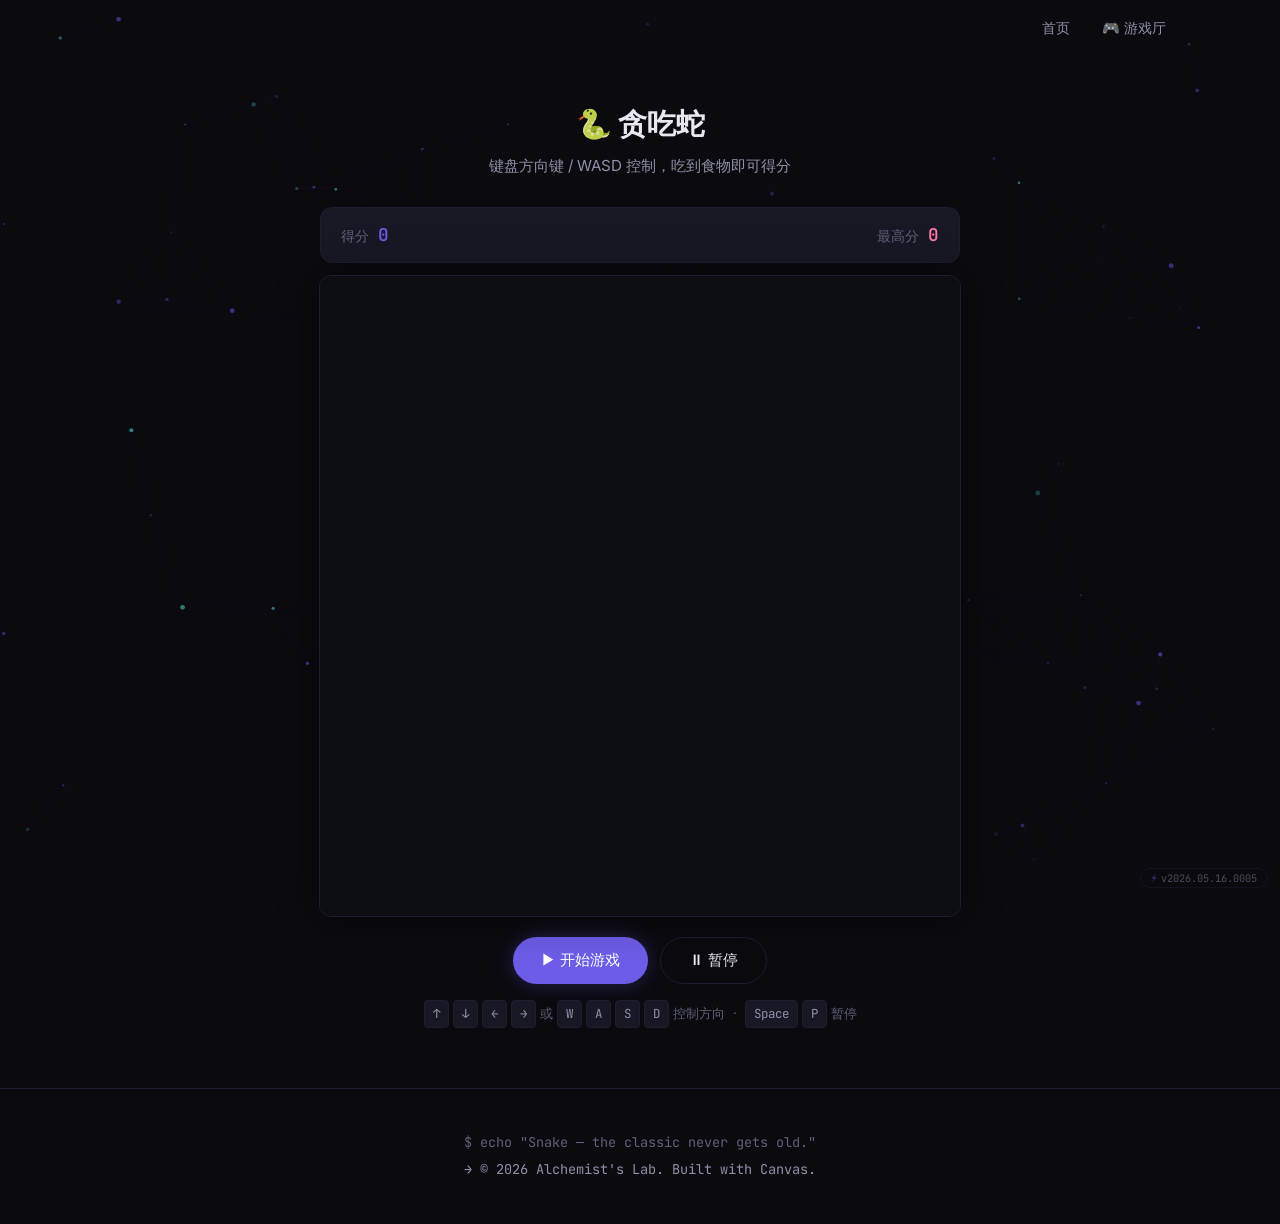
<file: play-snake.html>
<!DOCTYPE html>
<html lang="zh-CN">
<head>
  <meta charset="UTF-8">
  <meta name="viewport" content="width=device-width, initial-scale=1.0">
  <title>🐍 贪吃蛇 · Alchemist's Lab</title>
  <link rel="stylesheet" href="styles.css">
  <link rel="preconnect" href="https://fonts.googleapis.com">
  <link href="https://fonts.googleapis.com/css2?family=Inter:wght@300;400;500;600;700&family=JetBrains+Mono:wght@400;500&display=swap" rel="stylesheet">
  <style>
    .play-page .navbar.scrolled { background: rgba(10, 10, 15, 0.85); }

    .play-container {
      position: relative; z-index: 1; min-height: 100vh;
      display: flex; flex-direction: column; align-items: center; justify-content: center;
      padding: 100px 24px 60px;
    }

    .play-header { text-align: center; margin-bottom: 28px; width: 100%; max-width: 640px; }
    .play-header h1 { font-size: 1.8rem; font-weight: 700; margin-bottom: 4px; }
    .play-header .game-subtitle { color: var(--text-secondary); font-size: 0.95rem; }

    .play-scorebar {
      display: flex; align-items: center; justify-content: space-between;
      width: 100%; max-width: 640px; margin-bottom: 12px; padding: 12px 20px;
      background: var(--bg-card); border: 1px solid var(--border); border-radius: var(--radius);
      font-family: var(--font-mono); font-size: 0.9rem;
    }
    .play-scorebar .score-label { color: var(--text-muted); }
    .play-scorebar .score-value { color: var(--accent); font-weight: 600; font-size: 1.1rem; }
    .play-scorebar .high-score-value { color: var(--accent-warm); font-weight: 600; font-size: 1.1rem; }

    .play-canvas-wrapper {
      position: relative; border-radius: var(--radius); overflow: hidden;
      border: 1px solid var(--border); box-shadow: 0 0 40px rgba(0,0,0,0.4);
    }
    .play-canvas-wrapper canvas {
      display: block; width: 100%; height: auto; aspect-ratio: 1; background: #0d0d14;
    }

    .play-controls {
      display: flex; gap: 12px; margin-top: 20px; flex-wrap: wrap; justify-content: center;
    }
    .play-controls .btn { min-width: 100px; justify-content: center; }

    .play-tips {
      text-align: center; margin-top: 16px; font-size: 0.82rem; color: var(--text-muted); line-height: 1.8;
    }
    .play-tips kbd {
      display: inline-block; padding: 2px 8px; font-family: var(--font-mono);
      font-size: 0.78rem; background: var(--bg-card); border: 1px solid var(--border);
      border-radius: 4px; color: var(--text-secondary);
    }

    .touch-controls { display: none; width: 100%; max-width: 640px; margin-top: 16px; gap: 8px; justify-content: center; }
    .touch-btn {
      width: 64px; height: 64px; border-radius: 12px; border: 1px solid var(--border);
      background: var(--bg-card); color: var(--text-primary); font-size: 1.5rem;
      cursor: pointer; transition: var(--transition);
      display: flex; align-items: center; justify-content: center;
      user-select: none; -webkit-tap-highlight-color: transparent; touch-action: manipulation;
    }
    .touch-btn:active { background: var(--accent); border-color: var(--accent); transform: scale(0.9); }
    .touch-dpad { display: grid; grid-template-columns: 64px 64px 64px; grid-template-rows: 64px 64px 64px; gap: 8px; }
    .touch-dpad .touch-up    { grid-column: 2; grid-row: 1; }
    .touch-dpad .touch-left  { grid-column: 1; grid-row: 2; }
    .touch-dpad .touch-right { grid-column: 3; grid-row: 2; }
    .touch-dpad .touch-down  { grid-column: 2; grid-row: 3; }
    @media (pointer: coarse) { .touch-controls { display: flex; } }

    @media (max-width: 480px) {
      .play-header h1 { font-size: 1.4rem; }
      .play-scorebar { font-size: 0.8rem; padding: 10px 14px; }
      .play-tips { font-size: 0.75rem; }
    }

    .game-over-overlay {
      position: absolute; inset: 0; display: flex; flex-direction: column;
      align-items: center; justify-content: center;
      background: rgba(0,0,0,0.7); backdrop-filter: blur(4px);
      opacity: 0; pointer-events: none; transition: opacity 0.3s ease; border-radius: var(--radius);
    }
    .game-over-overlay.show { opacity: 1; pointer-events: auto; }
    .game-over-overlay .go-icon { font-size: 3rem; margin-bottom: 8px; }
    .game-over-overlay .go-title { font-size: 1.6rem; font-weight: 700; margin-bottom: 4px; }
    .game-over-overlay .go-message { color: var(--text-secondary); font-size: 0.95rem; margin-bottom: 16px; }
    .game-over-overlay .go-score { font-family: var(--font-mono); font-size: 1.2rem; margin-bottom: 4px; }
    .game-over-overlay .go-high { font-family: var(--font-mono); font-size: 0.85rem; color: var(--accent-warm); margin-bottom: 20px; }
    .game-over-overlay .go-btns { display: flex; gap: 12px; }
  </style>
</head>
<body class="play-page">
  <canvas id="particles"></canvas>

  <nav class="navbar" id="navbar">
    <div class="nav-inner">
      <a href="index.html" class="logo"><Alchemist /></a>
      <div class="nav-links" id="navLinks">
        <a href="index.html">首页</a>
        <a href="games.html">🎮 游戏厅</a>
      </div>
      <button class="menu-toggle" id="menuToggle" aria-label="菜单"><span></span><span></span><span></span></button>
    </div>
  </nav>

  <div class="play-container">
    <div class="play-header">
      <h1>🐍 贪吃蛇</h1>
      <p class="game-subtitle">键盘方向键 / WASD 控制，吃到食物即可得分</p>
    </div>

    <div class="play-scorebar">
      <span><span class="score-label">得分</span> <span class="score-value" id="scoreDisplay">0</span></span>
      <span><span class="score-label">最高分</span> <span class="high-score-value" id="highScoreDisplay">0</span></span>
    </div>

    <div class="play-canvas-wrapper">
      <canvas id="gameCanvas" width="640" height="640"></canvas>
      <div class="game-over-overlay" id="gameOverOverlay">
        <div class="go-icon" id="goIcon">💀</div>
        <div class="go-title" id="goTitle">Game Over</div>
        <div class="go-message" id="goMessage">撞墙啦！💥</div>
        <div class="go-score">得分：<span id="goScore">0</span></div>
        <div class="go-high">🏆 最高分：<span id="goHigh">0</span></div>
        <div class="go-btns">
          <button class="btn primary" id="restartBtn">🔄 再来一局</button>
          <a href="games.html" class="btn secondary">← 返回游戏厅</a>
        </div>
      </div>
    </div>

    <div class="play-controls">
      <button class="btn primary" id="startBtn">▶ 开始游戏</button>
      <button class="btn secondary" id="pauseBtn" disabled>⏸ 暂停</button>
    </div>

    <div class="touch-controls">
      <div class="touch-dpad">
        <button class="touch-btn touch-up" data-dir="up">↑</button>
        <button class="touch-btn touch-left" data-dir="left">←</button>
        <button class="touch-btn touch-right" data-dir="right">→</button>
        <button class="touch-btn touch-down" data-dir="down">↓</button>
      </div>
    </div>

    <div class="play-tips">
      <kbd>↑</kbd> <kbd>↓</kbd> <kbd>←</kbd> <kbd>→</kbd> 或 <kbd>W</kbd> <kbd>A</kbd> <kbd>S</kbd> <kbd>D</kbd> 控制方向 &nbsp;·&nbsp; <kbd>Space</kbd> <kbd>P</kbd> 暂停
    </div>
  </div>

  <footer class="footer">
    <div class="container">
      <p class="footer-text">
        <span class="footer-cmd">$ echo "Snake — the classic never gets old."</span><br>
        <span class="footer-out">→ © 2026 Alchemist's Lab. Built with Canvas.</span>
      </p>
    </div>
  </footer>

  <script src="script.js"></script>
  <script src="games/snake.js"></script>
  <script src="version.js"></script>
  <script>
    let game = null;

    const scoreDisplay = document.getElementById('scoreDisplay');
    const highScoreDisplay = document.getElementById('highScoreDisplay');
    const startBtn = document.getElementById('startBtn');
    const pauseBtn = document.getElementById('pauseBtn');
    const gameOverOverlay = document.getElementById('gameOverOverlay');

    function startGame() {
      if (game) { game.destroy(); }
      gameOverOverlay.classList.remove('show');
      highScoreDisplay.textContent = localStorage.getItem('snake_high') || '0';
      scoreDisplay.textContent = '0';

      game = new SnakeGame('gameCanvas', {
        onScoreChange: (score) => { scoreDisplay.textContent = score; },
        onGameOver: (message, score, highScore, isWin) => {
          document.getElementById('goIcon').textContent = isWin ? '🎉' : '💀';
          document.getElementById('goTitle').textContent = isWin ? '恭喜通关！' : 'Game Over';
          document.getElementById('goMessage').textContent = message;
          document.getElementById('goScore').textContent = score;
          document.getElementById('goHigh').textContent = highScore;
          gameOverOverlay.classList.add('show');
          highScoreDisplay.textContent = highScore;
          startBtn.textContent = '🔄 再来一局';
          pauseBtn.disabled = true;
          pauseBtn.textContent = '⏸ 暂停';
        }
      });

      game.bindControls();
      game.start();
      startBtn.textContent = '🔄 重新开始';
      pauseBtn.disabled = false;
      pauseBtn.textContent = '⏸ 暂停';
    }

    function togglePause() {
      if (!game || !game.isRunning) return;
      game.togglePause();
      pauseBtn.textContent = game.isPaused ? '▶ 继续' : '⏸ 暂停';
    }

    document.querySelectorAll('[data-dir]').forEach(btn => {
      btn.addEventListener('click', () => {
        if (!game || !game.isRunning || game.isGameOver || game.isPaused) return;
        const dir = btn.dataset.dir;
        if (game.setDirection) {
          switch (dir) {
            case 'up': game.setDirection(0, -1); break;
            case 'down': game.setDirection(0, 1); break;
            case 'left': game.setDirection(-1, 0); break;
            case 'right': game.setDirection(1, 0); break;
          }
        }
      });
    });

    startBtn.addEventListener('click', startGame);
    pauseBtn.addEventListener('click', togglePause);
    document.getElementById('restartBtn').addEventListener('click', startGame);

    highScoreDisplay.textContent = localStorage.getItem('snake_high') || '0';
  </script>
</body>
</html>
</file>
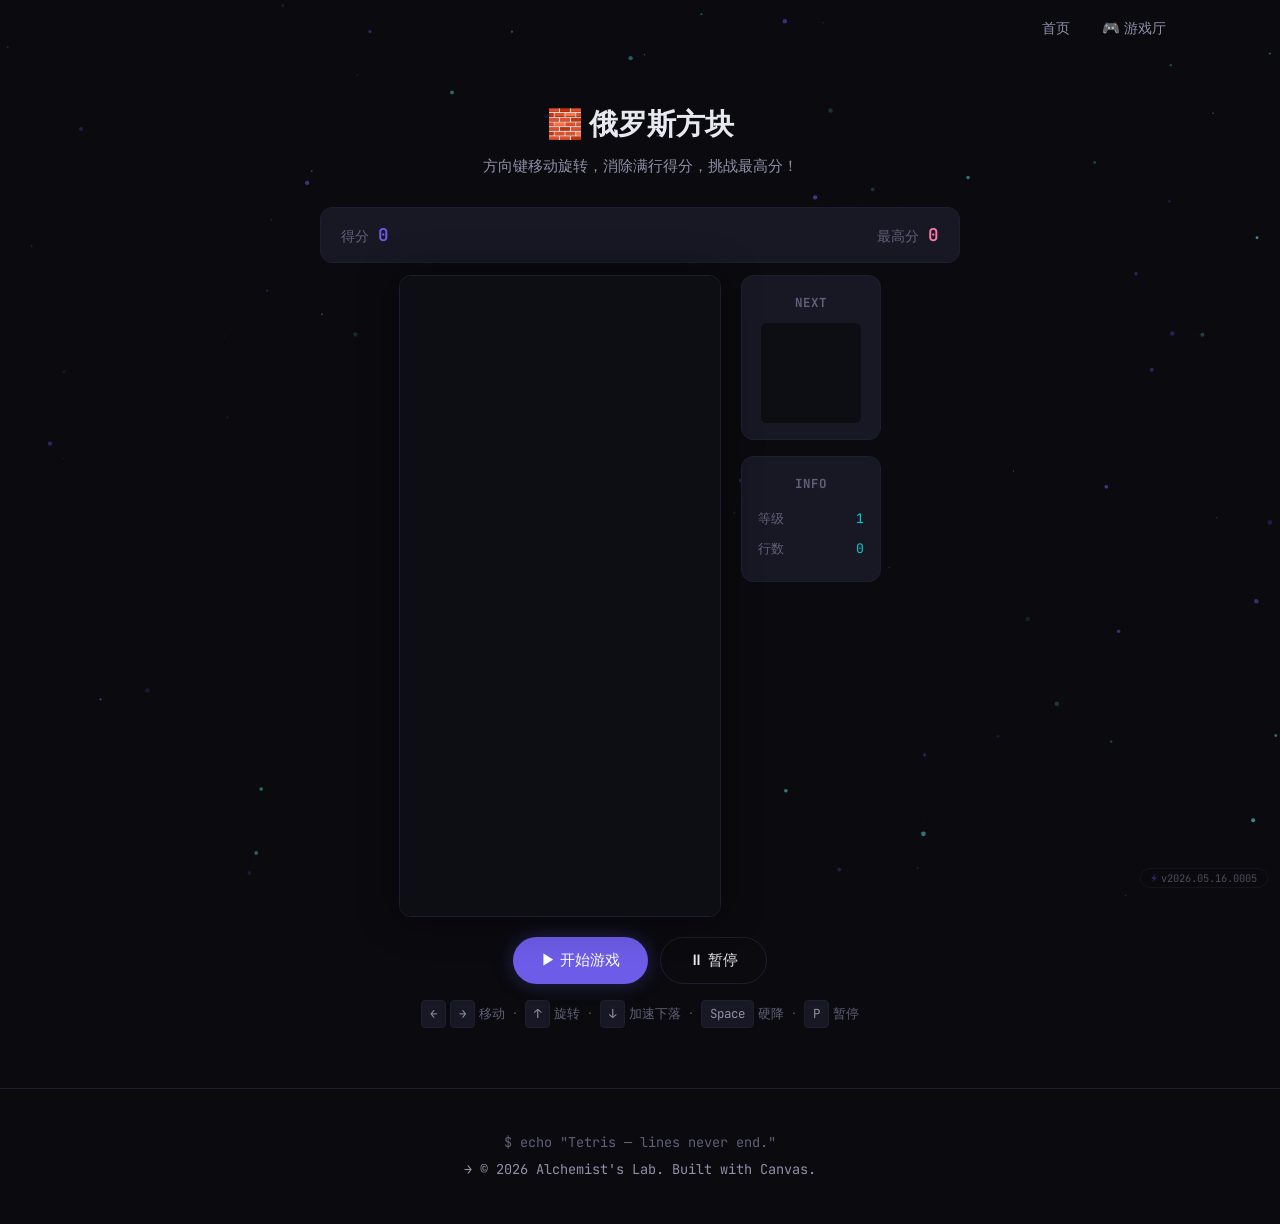
<file: play-tetris.html>
<!DOCTYPE html>
<html lang="zh-CN">
<head>
  <meta charset="UTF-8">
  <meta name="viewport" content="width=device-width, initial-scale=1.0">
  <title>🧱 俄罗斯方块 · Alchemist's Lab</title>
  <link rel="stylesheet" href="styles.css">
  <link rel="preconnect" href="https://fonts.googleapis.com">
  <link href="https://fonts.googleapis.com/css2?family=Inter:wght@300;400;500;600;700&family=JetBrains+Mono:wght@400;500&display=swap" rel="stylesheet">
  <style>
    .play-page .navbar.scrolled { background: rgba(10, 10, 15, 0.85); }

    .play-container {
      position: relative; z-index: 1; min-height: 100vh;
      display: flex; flex-direction: column; align-items: center; justify-content: center;
      padding: 100px 24px 60px;
    }

    .play-header { text-align: center; margin-bottom: 28px; width: 100%; max-width: 640px; }
    .play-header h1 { font-size: 1.8rem; font-weight: 700; margin-bottom: 4px; }
    .play-header .game-subtitle { color: var(--text-secondary); font-size: 0.95rem; }

    .play-scorebar {
      display: flex; align-items: center; justify-content: space-between;
      width: 100%; max-width: 640px; margin-bottom: 12px; padding: 12px 20px;
      background: var(--bg-card); border: 1px solid var(--border); border-radius: var(--radius);
      font-family: var(--font-mono); font-size: 0.9rem;
    }
    .play-scorebar .score-label { color: var(--text-muted); }
    .play-scorebar .score-value { color: var(--accent); font-weight: 600; font-size: 1.1rem; }
    .play-scorebar .high-score-value { color: var(--accent-warm); font-weight: 600; font-size: 1.1rem; }
    .play-scorebar .stat-label { color: var(--text-muted); }
    .play-scorebar .stat-value { color: var(--accent-secondary); font-weight: 600; font-size: 1.1rem; }

    .play-game-area {
      display: flex; gap: 20px; align-items: flex-start;
      width: 100%; max-width: 500px; justify-content: center;
    }

    .play-canvas-wrapper {
      position: relative; border-radius: var(--radius); overflow: hidden;
      border: 1px solid var(--border); box-shadow: 0 0 40px rgba(0,0,0,0.4);
    }
    .play-canvas-wrapper canvas {
      display: block; width: 100%; height: auto; aspect-ratio: 1 / 2; background: #0d0d14;
    }

    .play-sidebar {
      display: flex; flex-direction: column; gap: 16px; width: 140px; flex-shrink: 0;
    }
    .play-sidebar .sidebar-panel {
      background: var(--bg-card); border: 1px solid var(--border); border-radius: var(--radius);
      padding: 16px; text-align: center;
    }
    .play-sidebar .sidebar-panel h4 {
      font-size: 0.78rem; color: var(--text-muted); font-family: var(--font-mono);
      margin-bottom: 10px; letter-spacing: 1px;
    }
    .play-sidebar .sidebar-panel canvas {
      display: block; margin: 0 auto; width: 100%; max-width: 100px; aspect-ratio: 1;
      background: #0d0d14; border-radius: 6px;
    }
    .play-sidebar .sidebar-stat {
      display: flex; justify-content: space-between; font-family: var(--font-mono);
      font-size: 0.82rem; padding: 4px 0;
    }
    .play-sidebar .sidebar-stat .lbl { color: var(--text-muted); }
    .play-sidebar .sidebar-stat .val { color: var(--accent-secondary); }

    .play-controls {
      display: flex; gap: 12px; margin-top: 20px; flex-wrap: wrap; justify-content: center;
    }
    .play-controls .btn { min-width: 100px; justify-content: center; }

    .play-tips {
      text-align: center; margin-top: 16px; font-size: 0.82rem; color: var(--text-muted); line-height: 1.8;
    }
    .play-tips kbd {
      display: inline-block; padding: 2px 8px; font-family: var(--font-mono);
      font-size: 0.78rem; background: var(--bg-card); border: 1px solid var(--border);
      border-radius: 4px; color: var(--text-secondary);
    }

    .touch-controls { display: none; width: 100%; max-width: 500px; margin-top: 16px; gap: 8px; justify-content: center; }
    .touch-btn {
      width: 64px; height: 64px; border-radius: 12px; border: 1px solid var(--border);
      background: var(--bg-card); color: var(--text-primary); font-size: 1.5rem;
      cursor: pointer; transition: var(--transition);
      display: flex; align-items: center; justify-content: center;
      user-select: none; -webkit-tap-highlight-color: transparent; touch-action: manipulation;
    }
    .touch-btn:active { background: var(--accent); border-color: var(--accent); transform: scale(0.9); }
    .touch-dpad { display: grid; grid-template-columns: 64px 64px 64px; grid-template-rows: 64px 64px 64px; gap: 8px; }
    .touch-dpad .touch-up    { grid-column: 2; grid-row: 1; }
    .touch-dpad .touch-left  { grid-column: 1; grid-row: 2; }
    .touch-dpad .touch-right { grid-column: 3; grid-row: 2; }
    .touch-dpad .touch-down  { grid-column: 2; grid-row: 3; }
    @media (pointer: coarse) { .touch-controls { display: flex; } }

    @media (max-width: 800px) {
      .play-game-area { flex-direction: column; align-items: center; }
      .play-sidebar { flex-direction: row; width: 100%; max-width: 320px; }
      .play-sidebar .sidebar-panel { flex: 1; }
    }
    @media (max-width: 480px) {
      .play-header h1 { font-size: 1.4rem; }
      .play-scorebar { font-size: 0.8rem; padding: 10px 14px; }
      .play-tips { font-size: 0.75rem; }
    }

    .game-over-overlay {
      position: absolute; inset: 0; display: flex; flex-direction: column;
      align-items: center; justify-content: center;
      background: rgba(0,0,0,0.7); backdrop-filter: blur(4px);
      opacity: 0; pointer-events: none; transition: opacity 0.3s ease; border-radius: var(--radius);
    }
    .game-over-overlay.show { opacity: 1; pointer-events: auto; }
    .game-over-overlay .go-icon { font-size: 3rem; margin-bottom: 8px; }
    .game-over-overlay .go-title { font-size: 1.6rem; font-weight: 700; margin-bottom: 4px; }
    .game-over-overlay .go-message { color: var(--text-secondary); font-size: 0.95rem; margin-bottom: 16px; }
    .game-over-overlay .go-score { font-family: var(--font-mono); font-size: 1.2rem; margin-bottom: 4px; }
    .game-over-overlay .go-high { font-family: var(--font-mono); font-size: 0.85rem; color: var(--accent-warm); margin-bottom: 20px; }
    .game-over-overlay .go-btns { display: flex; gap: 12px; }
  </style>
</head>
<body class="play-page">
  <canvas id="particles"></canvas>

  <nav class="navbar" id="navbar">
    <div class="nav-inner">
      <a href="index.html" class="logo"><Alchemist /></a>
      <div class="nav-links" id="navLinks">
        <a href="index.html">首页</a>
        <a href="games.html">🎮 游戏厅</a>
      </div>
      <button class="menu-toggle" id="menuToggle" aria-label="菜单"><span></span><span></span><span></span></button>
    </div>
  </nav>

  <div class="play-container">
    <div class="play-header">
      <h1>🧱 俄罗斯方块</h1>
      <p class="game-subtitle">方向键移动旋转，消除满行得分，挑战最高分！</p>
    </div>

    <div class="play-scorebar">
      <span><span class="score-label">得分</span> <span class="score-value" id="scoreDisplay">0</span></span>
      <span id="extraStats"></span>
      <span><span class="score-label">最高分</span> <span class="high-score-value" id="highScoreDisplay">0</span></span>
    </div>

    <div class="play-game-area">
      <div class="play-canvas-wrapper">
        <canvas id="gameCanvas" width="320" height="640"></canvas>
        <div class="game-over-overlay" id="gameOverOverlay">
          <div class="go-icon" id="goIcon">💀</div>
          <div class="go-title" id="goTitle">Game Over</div>
          <div class="go-message" id="goMessage">方块堆到顶了！🧱</div>
          <div class="go-score">得分：<span id="goScore">0</span></div>
          <div class="go-high">🏆 最高分：<span id="goHigh">0</span></div>
          <div class="go-btns">
            <button class="btn primary" id="restartBtn">🔄 再来一局</button>
            <a href="games.html" class="btn secondary">← 返回游戏厅</a>
          </div>
        </div>
      </div>

      <div class="play-sidebar">
        <div class="sidebar-panel">
          <h4>NEXT</h4>
          <canvas id="previewCanvas" width="120" height="120"></canvas>
        </div>
        <div class="sidebar-panel">
          <h4>INFO</h4>
          <div class="sidebar-stat"><span class="lbl">等级</span><span class="val" id="levelDisplay">1</span></div>
          <div class="sidebar-stat"><span class="lbl">行数</span><span class="val" id="linesDisplay">0</span></div>
        </div>
      </div>
    </div>

    <div class="play-controls">
      <button class="btn primary" id="startBtn">▶ 开始游戏</button>
      <button class="btn secondary" id="pauseBtn" disabled>⏸ 暂停</button>
    </div>

    <div class="touch-controls">
      <div class="touch-dpad">
        <button class="touch-btn touch-up" data-dir="up">↑</button>
        <button class="touch-btn touch-left" data-dir="left">←</button>
        <button class="touch-btn touch-right" data-dir="right">→</button>
        <button class="touch-btn touch-down" data-dir="down">↓</button>
      </div>
    </div>

    <div class="play-tips">
      <kbd>←</kbd> <kbd>→</kbd> 移动 &nbsp;·&nbsp; <kbd>↑</kbd> 旋转 &nbsp;·&nbsp; <kbd>↓</kbd> 加速下落 &nbsp;·&nbsp; <kbd>Space</kbd> 硬降 &nbsp;·&nbsp; <kbd>P</kbd> 暂停
    </div>
  </div>

  <footer class="footer">
    <div class="container">
      <p class="footer-text">
        <span class="footer-cmd">$ echo "Tetris — lines never end."</span><br>
        <span class="footer-out">→ © 2026 Alchemist's Lab. Built with Canvas.</span>
      </p>
    </div>
  </footer>

  <script src="script.js"></script>
  <script src="games/tetris.js"></script>
  <script src="version.js"></script>
  <script>
    let game = null;

    const scoreDisplay = document.getElementById('scoreDisplay');
    const highScoreDisplay = document.getElementById('highScoreDisplay');
    const startBtn = document.getElementById('startBtn');
    const pauseBtn = document.getElementById('pauseBtn');
    const gameOverOverlay = document.getElementById('gameOverOverlay');
    const extraStats = document.getElementById('extraStats');
    const levelDisplay = document.getElementById('levelDisplay');
    const linesDisplay = document.getElementById('linesDisplay');

    function startGame() {
      if (game) { game.destroy(); }
      gameOverOverlay.classList.remove('show');

      game = new TetrisGame('gameCanvas', {
        onScoreChange: (score) => {
          scoreDisplay.textContent = score;
          updateExtraStats();
        },
        onGameOver: (message, score, highScore, isWin) => {
          document.getElementById('goIcon').textContent = isWin ? '🎉' : '💀';
          document.getElementById('goTitle').textContent = isWin ? '恭喜通关！' : 'Game Over';
          document.getElementById('goMessage').textContent = message;
          document.getElementById('goScore').textContent = score;
          document.getElementById('goHigh').textContent = highScore;
          gameOverOverlay.classList.add('show');
          highScoreDisplay.textContent = highScore;
          startBtn.textContent = '🔄 再来一局';
          pauseBtn.disabled = true;
          pauseBtn.textContent = '⏸ 暂停';
          updateExtraStats();
        }
      });

      highScoreDisplay.textContent = game.highScore || '0';
      scoreDisplay.textContent = '0';
      updateExtraStats();

      game.bindControls();
      game.start();
      startBtn.textContent = '🔄 重新开始';
      pauseBtn.disabled = false;
      pauseBtn.textContent = '⏸ 暂停';
    }

    function updateExtraStats() {
      if (game) {
        levelDisplay.textContent = game.level || 1;
        linesDisplay.textContent = game.lines || 0;
        extraStats.innerHTML = '<span class="stat-label">等级</span> <span class="stat-value">Lv.' + (game.level || 1) + '</span>';
      }
    }

    function togglePause() {
      if (!game || !game.isRunning) return;
      game.togglePause();
      pauseBtn.textContent = game.isPaused ? '▶ 继续' : '⏸ 暂停';
    }

    document.querySelectorAll('[data-dir]').forEach(btn => {
      btn.addEventListener('click', () => {
        if (!game || !game.isRunning || game.isGameOver || game.isPaused) return;
        const dir = btn.dataset.dir;
        switch (dir) {
          case 'up': game.rotate(); break;
          case 'down': game.move(0, 1); break;
          case 'left': game.moveLeft(); break;
          case 'right': game.moveRight(); break;
        }
      });
    });

    startBtn.addEventListener('click', startGame);
    pauseBtn.addEventListener('click', togglePause);
    document.getElementById('restartBtn').addEventListener('click', startGame);

    highScoreDisplay.textContent = localStorage.getItem('tetris_high') || '0';
  </script>
</body>
</html>
</file>
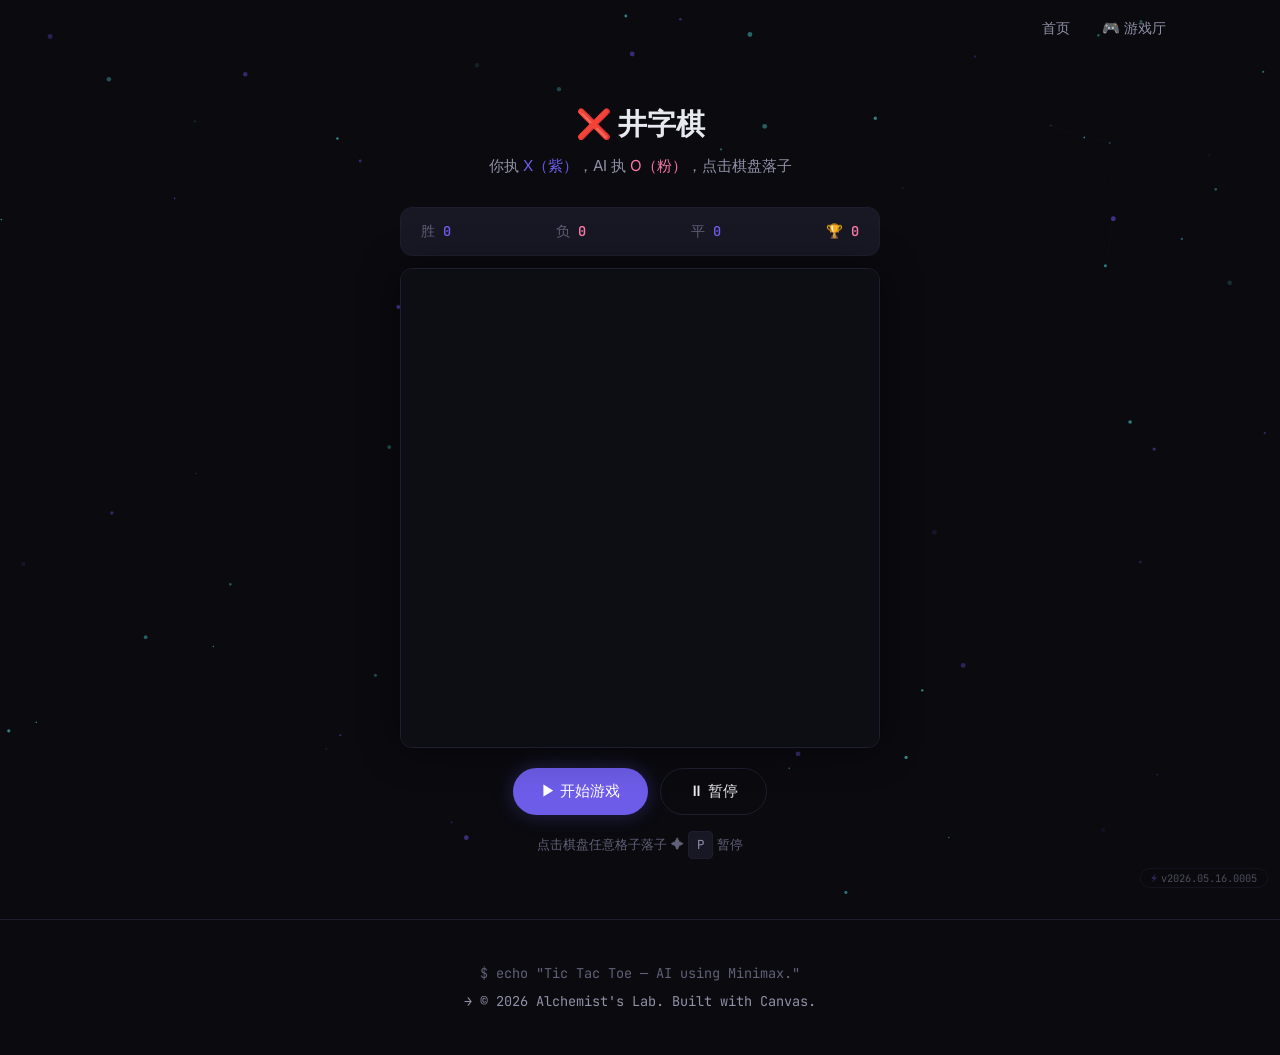
<file: play-tictactoe.html>
<!DOCTYPE html>
<html lang="zh-CN">
<head>
  <meta charset="UTF-8">
  <meta name="viewport" content="width=device-width, initial-scale=1.0">
  <title>❌ 井字棋 · Alchemist's Lab</title>
  <link rel="stylesheet" href="styles.css">
  <link rel="preconnect" href="https://fonts.googleapis.com">
  <link href="https://fonts.googleapis.com/css2?family=Inter:wght@300;400;500;600;700&family=JetBrains+Mono:wght@400;500&display=swap" rel="stylesheet">
  <style>
    .play-page .navbar.scrolled { background: rgba(10, 10, 15, 0.85); }

    .play-container {
      position: relative; z-index: 1; min-height: 100vh;
      display: flex; flex-direction: column; align-items: center; justify-content: center;
      padding: 100px 24px 60px;
    }

    .play-header { text-align: center; margin-bottom: 28px; width: 100%; max-width: 480px; }
    .play-header h1 { font-size: 1.8rem; font-weight: 700; margin-bottom: 4px; }
    .play-header .game-subtitle { color: var(--text-secondary); font-size: 0.95rem; }

    .play-scorebar {
      display: flex; align-items: center; justify-content: space-between;
      width: 100%; max-width: 480px; margin-bottom: 12px; padding: 12px 20px;
      background: var(--bg-card); border: 1px solid var(--border); border-radius: var(--radius);
      font-family: var(--font-mono); font-size: 0.85rem;
    }
    .play-scorebar .score-label { color: var(--text-muted); }
    .play-scorebar .score-value { color: var(--accent); font-weight: 600; }
    .play-scorebar .high-score-value { color: var(--accent-warm); font-weight: 600; }

    .play-canvas-wrapper {
      position: relative; width: 100%; max-width: 480px;
      border-radius: var(--radius); overflow: hidden;
      border: 1px solid var(--border); box-shadow: 0 0 40px rgba(0,0,0,0.4);
    }
    .play-canvas-wrapper canvas {
      display: block; width: 100%; height: auto; aspect-ratio: 1; background: #0d0d14;
    }

    .play-controls {
      display: flex; gap: 12px; margin-top: 20px; flex-wrap: wrap; justify-content: center;
    }
    .play-controls .btn { min-width: 100px; justify-content: center; }

    .play-tips {
      text-align: center; margin-top: 16px; font-size: 0.82rem; color: var(--text-muted); line-height: 1.8;
    }
    .play-tips kbd {
      display: inline-block; padding: 2px 8px; font-family: var(--font-mono);
      font-size: 0.78rem; background: var(--bg-card); border: 1px solid var(--border);
      border-radius: 4px; color: var(--text-secondary);
    }

    @media (max-width: 480px) {
      .play-header h1 { font-size: 1.4rem; }
      .play-scorebar { font-size: 0.75rem; padding: 10px 14px; }
    }

    .game-over-overlay {
      position: absolute; inset: 0; display: flex; flex-direction: column;
      align-items: center; justify-content: center;
      background: rgba(0,0,0,0.7); backdrop-filter: blur(4px);
      opacity: 0; pointer-events: none; transition: opacity 0.3s ease; border-radius: var(--radius);
    }
    .game-over-overlay.show { opacity: 1; pointer-events: auto; }
    .game-over-overlay .go-icon { font-size: 3rem; margin-bottom: 8px; }
    .game-over-overlay .go-title { font-size: 1.6rem; font-weight: 700; margin-bottom: 4px; }
    .game-over-overlay .go-message { color: var(--text-secondary); font-size: 0.95rem; margin-bottom: 16px; }
    .game-over-overlay .go-score { font-family: var(--font-mono); font-size: 1.2rem; margin-bottom: 4px; }
    .game-over-overlay .go-high { font-family: var(--font-mono); font-size: 0.85rem; color: var(--accent-warm); margin-bottom: 20px; }
    .game-over-overlay .go-btns { display: flex; gap: 12px; }
  </style>
</head>
<body class="play-page">
  <canvas id="particles"></canvas>

  <nav class="navbar" id="navbar">
    <div class="nav-inner">
      <a href="index.html" class="logo"><Alchemist /></a>
      <div class="nav-links" id="navLinks">
        <a href="index.html">首页</a>
        <a href="games.html">🎮 游戏厅</a>
      </div>
      <button class="menu-toggle" id="menuToggle" aria-label="菜单"><span></span><span></span><span></span></button>
    </div>
  </nav>

  <div class="play-container">
    <div class="play-header">
      <h1>❌ 井字棋</h1>
      <p class="game-subtitle">你执 <span style="color:#6c5ce7">X（紫）</span>，AI 执 <span style="color:#fd79a8">O（粉）</span>，点击棋盘落子</p>
    </div>

    <div class="play-scorebar">
      <span><span class="score-label">胜</span> <span class="score-value" id="winsDisplay">0</span></span>
      <span><span class="score-label">负</span> <span class="high-score-value" id="lossesDisplay">0</span></span>
      <span><span class="score-label">平</span> <span class="score-value" id="drawsDisplay">0</span></span>
      <span><span class="score-label">🏆</span> <span class="high-score-value" id="highScoreDisplay">0</span></span>
    </div>

    <div class="play-canvas-wrapper">
      <canvas id="gameCanvas" width="480" height="480"></canvas>
      <div class="game-over-overlay" id="gameOverOverlay">
        <div class="go-icon" id="goIcon">💀</div>
        <div class="go-title" id="goTitle">Game Over</div>
        <div class="go-message" id="goMessage">AI 永不落败，再试一次？</div>
        <div class="go-score">得分：<span id="goScore">0</span></div>
        <div class="go-high">🏆 最高分：<span id="goHigh">0</span></div>
        <div class="go-btns">
          <button class="btn primary" id="restartBtn">🔄 再来一局</button>
          <a href="games.html" class="btn secondary">← 返回游戏厅</a>
        </div>
      </div>
    </div>

    <div class="play-controls">
      <button class="btn primary" id="startBtn">▶ 开始游戏</button>
      <button class="btn secondary" id="pauseBtn" disabled>⏸ 暂停</button>
    </div>

    <div class="play-tips">
      点击棋盘任意格子落子 ✦ <kbd>P</kbd> 暂停
    </div>
  </div>

  <footer class="footer">
    <div class="container">
      <p class="footer-text">
        <span class="footer-cmd">$ echo "Tic Tac Toe — AI using Minimax."</span><br>
        <span class="footer-out">→ © 2026 Alchemist's Lab. Built with Canvas.</span>
      </p>
    </div>
  </footer>

  <script src="script.js"></script>
  <script src="games/tictactoe.js"></script>
  <script src="version.js"></script>
  <script>
    let game = null;

    const winsDisplay = document.getElementById('winsDisplay');
    const lossesDisplay = document.getElementById('lossesDisplay');
    const drawsDisplay = document.getElementById('drawsDisplay');
    const highScoreDisplay = document.getElementById('highScoreDisplay');
    const startBtn = document.getElementById('startBtn');
    const pauseBtn = document.getElementById('pauseBtn');
    const gameOverOverlay = document.getElementById('gameOverOverlay');

    function startGame() {
      if (game) { game.destroy(); }
      gameOverOverlay.classList.remove('show');

      game = new TicTacToeGame('gameCanvas', {
        onScoreChange: (score) => {
          winsDisplay.textContent = game.wins;
          lossesDisplay.textContent = game.losses;
          drawsDisplay.textContent = game.draws;
        },
        onGameOver: (message, score, highScore, isWin) => {
          const result = game ? game.gameResult : null;
          document.getElementById('goIcon').textContent = isWin ? '🎉' : result === 'draw' ? '🤝' : '💀';
          document.getElementById('goTitle').textContent = isWin ? '恭喜！' : result === 'draw' ? '平局' : 'Game Over';
          document.getElementById('goMessage').textContent = message;
          document.getElementById('goScore').textContent = score;
          document.getElementById('goHigh').textContent = highScore;
          gameOverOverlay.classList.add('show');

          highScoreDisplay.textContent = highScore;
          winsDisplay.textContent = game.wins;
          lossesDisplay.textContent = game.losses;
          drawsDisplay.textContent = game.draws;
          startBtn.textContent = '🔄 再来一局';
          pauseBtn.disabled = true;
          pauseBtn.textContent = '⏸ 暂停';
        }
      });

      highScoreDisplay.textContent = game.highScore || '0';
      winsDisplay.textContent = '0';
      lossesDisplay.textContent = '0';
      drawsDisplay.textContent = '0';

      game.bindControls();
      game.start();
      startBtn.textContent = '🔄 重新开始';
      pauseBtn.disabled = false;
      pauseBtn.textContent = '⏸ 暂停';
    }

    function togglePause() {
      if (!game || !game.isRunning) return;
      game.togglePause();
      pauseBtn.textContent = game.isPaused ? '▶ 继续' : '⏸ 暂停';
    }

    startBtn.addEventListener('click', startGame);
    pauseBtn.addEventListener('click', togglePause);
    document.getElementById('restartBtn').addEventListener('click', startGame);

    highScoreDisplay.textContent = localStorage.getItem('tictactoe_high') || '0';
  </script>
</body>
</html>
</file>
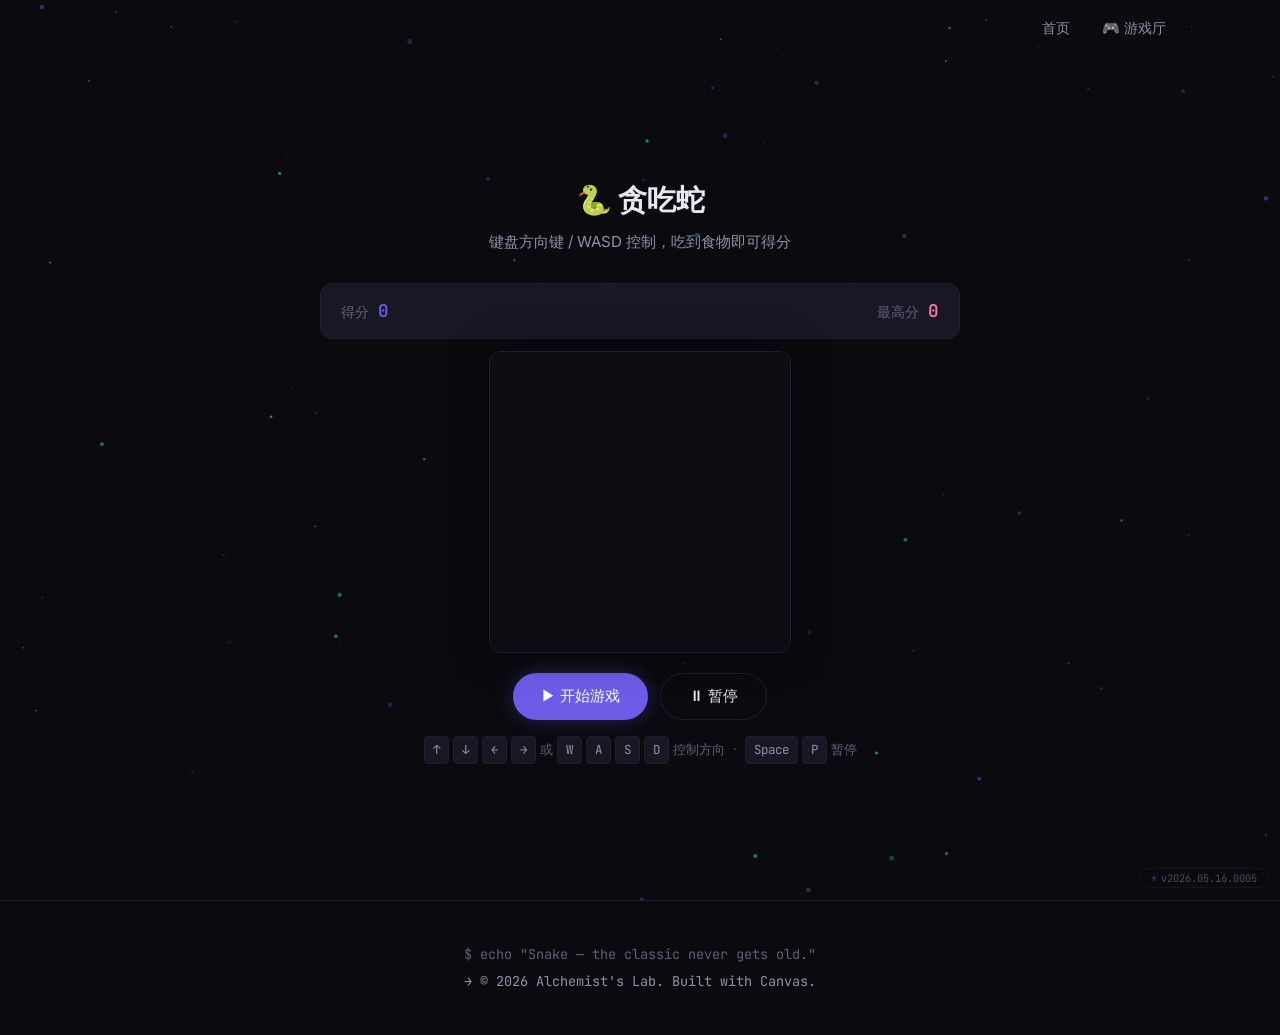
<file: play.html>
<!DOCTYPE html>
<html lang="zh-CN">
<head>
  <meta charset="UTF-8">
  <meta name="viewport" content="width=device-width, initial-scale=1.0">
  <title>游戏 · Alchemist's Lab</title>
  <link rel="stylesheet" href="styles.css">
  <link rel="preconnect" href="https://fonts.googleapis.com">
  <link href="https://fonts.googleapis.com/css2?family=Inter:wght@300;400;500;600;700&family=JetBrains+Mono:wght@400;500&display=swap" rel="stylesheet">
  <style>
    .play-page .navbar.scrolled { background: rgba(10, 10, 15, 0.85); }

    .play-container {
      position: relative; z-index: 1; min-height: 100vh;
      display: flex; flex-direction: column; align-items: center; justify-content: center;
      padding: 100px 24px 60px;
    }

    .play-header { text-align: center; margin-bottom: 28px; width: 100%; max-width: 640px; }
    .play-header h1 { font-size: 1.8rem; font-weight: 700; margin-bottom: 4px; }
    .play-header .game-subtitle { color: var(--text-secondary); font-size: 0.95rem; }

    .play-scorebar {
      display: flex; align-items: center; justify-content: space-between;
      width: 100%; max-width: 640px; margin-bottom: 12px; padding: 12px 20px;
      background: var(--bg-card); border: 1px solid var(--border); border-radius: var(--radius);
      font-family: var(--font-mono); font-size: 0.9rem;
    }
    .play-scorebar .score-label { color: var(--text-muted); }
    .play-scorebar .score-value { color: var(--accent); font-weight: 600; font-size: 1.1rem; }
    .play-scorebar .high-score-value { color: var(--accent-warm); font-weight: 600; font-size: 1.1rem; }
    .play-scorebar .stat-label { color: var(--text-muted); }
    .play-scorebar .stat-value { color: var(--accent-secondary); font-weight: 600; font-size: 1.1rem; }

    .play-game-area {
      display: flex; gap: 20px; align-items: flex-start;
      width: 100%; max-width: 780px; justify-content: center;
    }

    .play-canvas-wrapper {
      position: relative; border-radius: var(--radius); overflow: hidden;
      border: 1px solid var(--border); box-shadow: 0 0 40px rgba(0,0,0,0.4);
      flex-shrink: 0;
    }
    .play-canvas-wrapper canvas {
      display: block; width: 100%; height: auto; background: #0d0d14;
    }
    .play-canvas-wrapper canvas.square-canvas {
      aspect-ratio: 1;
    }
    .play-canvas-wrapper canvas.portrait-canvas {
      aspect-ratio: 1 / 2;
      max-width: 320px;
    }

    /* 侧边信息面板（俄罗斯方块用） */
    .play-sidebar {
      display: flex; flex-direction: column; gap: 16px; width: 140px; flex-shrink: 0;
    }
    .play-sidebar .sidebar-panel {
      background: var(--bg-card); border: 1px solid var(--border); border-radius: var(--radius);
      padding: 16px; text-align: center;
    }
    .play-sidebar .sidebar-panel h4 {
      font-size: 0.78rem; color: var(--text-muted); font-family: var(--font-mono);
      margin-bottom: 10px; letter-spacing: 1px;
    }
    .play-sidebar .sidebar-panel canvas {
      display: block; margin: 0 auto; width: 100%; max-width: 100px; aspect-ratio: 1;
      background: #0d0d14; border-radius: 6px;
    }
    .play-sidebar .sidebar-stat {
      display: flex; justify-content: space-between; font-family: var(--font-mono);
      font-size: 0.82rem; padding: 4px 0;
    }
    .play-sidebar .sidebar-stat .lbl { color: var(--text-muted); }
    .play-sidebar .sidebar-stat .val { color: var(--accent-secondary); }

    .play-controls {
      display: flex; gap: 12px; margin-top: 20px; flex-wrap: wrap; justify-content: center;
    }
    .play-controls .btn { min-width: 100px; justify-content: center; }

    .play-tips {
      text-align: center; margin-top: 16px; font-size: 0.82rem; color: var(--text-muted); line-height: 1.8;
    }
    .play-tips kbd {
      display: inline-block; padding: 2px 8px; font-family: var(--font-mono);
      font-size: 0.78rem; background: var(--bg-card); border: 1px solid var(--border);
      border-radius: 4px; color: var(--text-secondary);
    }

    /* 触屏方向键 */
    .touch-controls { display: none; width: 100%; max-width: 640px; margin-top: 16px; gap: 8px; justify-content: center; }
    .touch-btn {
      width: 64px; height: 64px; border-radius: 12px; border: 1px solid var(--border);
      background: var(--bg-card); color: var(--text-primary); font-size: 1.5rem;
      cursor: pointer; transition: var(--transition);
      display: flex; align-items: center; justify-content: center;
      user-select: none; -webkit-tap-highlight-color: transparent; touch-action: manipulation;
    }
    .touch-btn:active { background: var(--accent); border-color: var(--accent); transform: scale(0.9); }
    .touch-btn:disabled { opacity: 0.3; pointer-events: none; }
    .touch-dpad { display: grid; grid-template-columns: 64px 64px 64px; grid-template-rows: 64px 64px 64px; gap: 8px; }
    .touch-dpad .touch-up    { grid-column: 2; grid-row: 1; }
    .touch-dpad .touch-left  { grid-column: 1; grid-row: 2; }
    .touch-dpad .touch-right { grid-column: 3; grid-row: 2; }
    .touch-dpad .touch-down  { grid-column: 2; grid-row: 3; }
    @media (pointer: coarse) { .touch-controls { display: flex; } }

    @media (max-width: 800px) {
      .play-game-area { flex-direction: column; align-items: center; }
      .play-sidebar { flex-direction: row; width: 100%; max-width: 640px; }
      .play-sidebar .sidebar-panel { flex: 1; }
    }
    @media (max-width: 480px) {
      .play-header h1 { font-size: 1.4rem; }
      .play-scorebar { font-size: 0.8rem; padding: 10px 14px; }
      .play-tips { font-size: 0.75rem; }
    }

    /* Game Over Overlay */
    .game-over-overlay {
      position: absolute; inset: 0; display: flex; flex-direction: column;
      align-items: center; justify-content: center;
      background: rgba(0,0,0,0.7); backdrop-filter: blur(4px);
      opacity: 0; pointer-events: none; transition: opacity 0.3s ease; border-radius: var(--radius);
    }
    .game-over-overlay.show { opacity: 1; pointer-events: auto; }
    .game-over-overlay .go-icon { font-size: 3rem; margin-bottom: 8px; }
    .game-over-overlay .go-title { font-size: 1.6rem; font-weight: 700; margin-bottom: 4px; }
    .game-over-overlay .go-message { color: var(--text-secondary); font-size: 0.95rem; margin-bottom: 16px; }
    .game-over-overlay .go-score { font-family: var(--font-mono); font-size: 1.2rem; margin-bottom: 4px; }
    .game-over-overlay .go-high { font-family: var(--font-mono); font-size: 0.85rem; color: var(--accent-warm); margin-bottom: 20px; }
    .game-over-overlay .go-btns { display: flex; gap: 12px; }

    /* 侧边栏在 Snake 模式下隐藏 */
    .play-game-area.snake-mode .play-sidebar { display: none; }
  </style>
</head>
<body class="play-page">
  <canvas id="particles"></canvas>

  <nav class="navbar" id="navbar">
    <div class="nav-inner">
      <a href="index.html" class="logo"><Alchemist /></a>
      <div class="nav-links" id="navLinks">
        <a href="index.html">首页</a>
        <a href="games.html">🎮 游戏厅</a>
      </div>
      <button class="menu-toggle" id="menuToggle" aria-label="菜单"><span></span><span></span><span></span></button>
    </div>
  </nav>

  <div class="play-container">
    <div class="play-header">
      <h1 id="gameTitle">🐍 贪吃蛇</h1>
      <p class="game-subtitle" id="gameSubtitle">键盘方向键 / WASD 控制，吃到食物即可得分</p>
    </div>

    <div class="play-scorebar">
      <span><span class="score-label">得分</span> <span class="score-value" id="scoreDisplay">0</span></span>
      <span id="extraStats"></span>
      <span><span class="score-label">最高分</span> <span class="high-score-value" id="highScoreDisplay">0</span></span>
    </div>

    <div class="play-game-area" id="gameArea">
      <!-- 主画布 -->
      <div class="play-canvas-wrapper">
        <canvas id="gameCanvas"></canvas>
        <div class="game-over-overlay" id="gameOverOverlay">
          <div class="go-icon" id="goIcon">💀</div>
          <div class="go-title" id="goTitle">Game Over</div>
          <div class="go-message" id="goMessage">撞墙啦！💥</div>
          <div class="go-score">得分：<span id="goScore">0</span></div>
          <div class="go-high">🏆 最高分：<span id="goHigh">0</span></div>
          <div class="go-btns">
            <button class="btn primary" id="restartBtn">🔄 再来一局</button>
            <a href="games.html" class="btn secondary">← 返回游戏厅</a>
          </div>
        </div>
      </div>

      <!-- 侧边面板（俄罗斯方块用） -->
      <div class="play-sidebar" id="sidebar">
        <div class="sidebar-panel">
          <h4>NEXT</h4>
          <canvas id="previewCanvas" width="120" height="120"></canvas>
        </div>
        <div class="sidebar-panel">
          <h4>INFO</h4>
          <div class="sidebar-stat"><span class="lbl">等级</span><span class="val" id="levelDisplay">1</span></div>
          <div class="sidebar-stat"><span class="lbl">行数</span><span class="val" id="linesDisplay">0</span></div>
        </div>
      </div>
    </div>

    <div class="play-controls">
      <button class="btn primary" id="startBtn">▶ 开始游戏</button>
      <button class="btn secondary" id="pauseBtn" disabled>⏸ 暂停</button>
    </div>

    <div class="touch-controls" id="touchControls">
      <div class="touch-dpad">
        <button class="touch-btn touch-up" data-dir="up">↑</button>
        <button class="touch-btn touch-left" data-dir="left">←</button>
        <button class="touch-btn touch-right" data-dir="right">→</button>
        <button class="touch-btn touch-down" data-dir="down">↓</button>
      </div>
    </div>

    <div class="play-tips" id="playTips">
      <kbd>↑</kbd> <kbd>↓</kbd> <kbd>←</kbd> <kbd>→</kbd> 或 <kbd>W</kbd> <kbd>A</kbd> <kbd>S</kbd> <kbd>D</kbd> 控制方向 &nbsp;·&nbsp; <kbd>Space</kbd> <kbd>P</kbd> 暂停
    </div>
  </div>

  <footer class="footer">
    <div class="container">
      <p class="footer-text">
        <span class="footer-cmd">$ echo "Loading game..."</span><br>
        <span class="footer-out" id="footerOut">→ © 2026 Alchemist's Lab. Built with Canvas.</span>
      </p>
    </div>
  </footer>

  <script src="script.js"></script>
  <!-- 静态加载所有游戏脚本（文件小，file:// 协议兼容） -->
  <script src="games/snake.js"></script>
  <script src="games/tetris.js"></script>
  <script src="version.js"></script>
  <script>
    // ========== 游戏配置 ==========
    const GAME_CONFIG = {
      snake: {
        className: 'SnakeGame',
        title: '🐍 贪吃蛇',
        subtitle: '键盘方向键 / WASD 控制，吃到食物即可得分',
        tips: '<kbd>↑</kbd> <kbd>↓</kbd> <kbd>←</kbd> <kbd>→</kbd> 或 <kbd>W</kbd> <kbd>A</kbd> <kbd>S</kbd> <kbd>D</kbd> 控制方向 &nbsp;·&nbsp; <kbd>Space</kbd> <kbd>P</kbd> 暂停',
        footerMsg: '$ echo "Snake — the classic never gets old."',
        mode: 'snake',
      },
      tetris: {
        className: 'TetrisGame',
        title: '🧱 俄罗斯方块',
        subtitle: '方向键移动旋转，消除满行得分，挑战最高分！',
        tips: '<kbd>←</kbd> <kbd>→</kbd> 移动 &nbsp;·&nbsp; <kbd>↑</kbd> 旋转 &nbsp;·&nbsp; <kbd>↓</kbd> 加速下落 &nbsp;·&nbsp; <kbd>Space</kbd> 硬降 &nbsp;·&nbsp; <kbd>P</kbd> 暂停',
        footerMsg: '$ echo "Tetris — lines never end."',
        mode: 'tetris',
      }
    };

    // ========== 页面状态 ==========
    const urlParams = new URLSearchParams(window.location.search);
    const gameId = urlParams.get('game') || 'snake';
    const config = GAME_CONFIG[gameId] || GAME_CONFIG.snake;
    let game = null;
    // 从游戏注册表中获取类
    let GameClass = (window.__GAMES && window.__GAMES[gameId]) || null;

    const scoreDisplay = document.getElementById('scoreDisplay');
    const highScoreDisplay = document.getElementById('highScoreDisplay');
    const startBtn = document.getElementById('startBtn');
    const pauseBtn = document.getElementById('pauseBtn');
    const gameOverOverlay = document.getElementById('gameOverOverlay');
    const gameArea = document.getElementById('gameArea');
    const extraStats = document.getElementById('extraStats');
    const levelDisplay = document.getElementById('levelDisplay');
    const linesDisplay = document.getElementById('linesDisplay');

    // ========== 根据游戏配置初始化页面 ==========
    function initPage() {
      document.getElementById('gameTitle').textContent = config.title;
      document.getElementById('gameSubtitle').textContent = config.subtitle;
      document.getElementById('playTips').innerHTML = config.tips;
      document.querySelector('.footer-cmd').textContent = config.footerMsg;
      gameArea.className = 'play-game-area ' + config.mode + '-mode';

      // 根据游戏模式设置Canvas CSS类（控制宽高比和最大宽度）
      const canvas = document.getElementById('gameCanvas');
      canvas.className = config.mode === 'tetris' ? 'portrait-canvas' : 'square-canvas';

      if (!GameClass) {
        console.error('Game class not found:', config.className);
      } else {
        console.log(`%c 🎮 ${config.title} Module Loaded `,
          'background: #6c5ce7; color: #fff; font-size: 14px; padding: 8px 12px; border-radius: 4px; font-weight: bold;'
        );
      }
    }

    // ========== 游戏控制 ==========
    function startGame() {
      if (!GameClass) {
        console.error('Game class not available:', config.className);
        return;
      }
      if (game) { game.destroy(); }
      gameOverOverlay.classList.remove('show');

      game = new GameClass('gameCanvas', {
        onScoreChange: (score) => {
          scoreDisplay.textContent = score;
        },
        onGameOver: (message, score, highScore, isWin) => {
          document.getElementById('goIcon').textContent = isWin ? '🎉' : '💀';
          document.getElementById('goTitle').textContent = isWin ? '恭喜通关！' : 'Game Over';
          document.getElementById('goMessage').textContent = message;
          document.getElementById('goScore').textContent = score;
          document.getElementById('goHigh').textContent = highScore;
          gameOverOverlay.classList.add('show');

          highScoreDisplay.textContent = highScore;
          startBtn.textContent = '🔄 再来一局';
          pauseBtn.disabled = true;
          pauseBtn.textContent = '⏸ 暂停';
          updateExtraStats();
        }
      });

      highScoreDisplay.textContent = game.highScore || '0';
      scoreDisplay.textContent = '0';
      updateExtraStats();

      game.bindControls();
      game.start();

      startBtn.textContent = '🔄 重新开始';
      pauseBtn.disabled = false;
      pauseBtn.textContent = '⏸ 暂停';
    }

    function updateExtraStats() {
      if (game && game.level !== undefined) {
        levelDisplay.textContent = game.level;
        linesDisplay.textContent = game.lines;
        extraStats.innerHTML = '<span class="stat-label">等级</span> <span class="stat-value">Lv.' + (game.level || 1) + '</span>';
      } else {
        extraStats.innerHTML = '';
      }
    }

    function togglePause() {
      if (!game || !game.isRunning) return;
      game.togglePause();
      pauseBtn.textContent = game.isPaused ? '▶ 继续' : '⏸ 暂停';
    }

    // ========== 触屏方向控制 ==========
    document.querySelectorAll('[data-dir]').forEach(btn => {
      btn.addEventListener('click', () => {
        if (!game || !game.isRunning || game.isGameOver || game.isPaused) return;
        const dir = btn.dataset.dir;
        switch (dir) {
          case 'up':
            if (game.rotate) game.rotate();
            else if (game.setDirection) game.setDirection(0, -1);
            break;
          case 'down':
            if (game.move) game.move(0, 1);
            else if (game.setDirection) game.setDirection(0, 1);
            break;
          case 'left':
            if (game.moveLeft) game.moveLeft();
            else if (game.setDirection) game.setDirection(-1, 0);
            break;
          case 'right':
            if (game.moveRight) game.moveRight();
            else if (game.setDirection) game.setDirection(1, 0);
            break;
        }
      });
    });

    // ========== 事件绑定 ==========
    startBtn.addEventListener('click', startGame);
    pauseBtn.addEventListener('click', togglePause);
    document.getElementById('restartBtn').addEventListener('click', () => startGame());

    // ========== 初始化 ==========
    initPage();
  </script>
</body>
</html>
</file>
<file: styles.css>
/* ============================================
   Alchemist's Lab · 简约科技风博客
   ============================================ */

/* Reset & Base */
*, *::before, *::after {
  margin: 0;
  padding: 0;
  box-sizing: border-box;
}

:root {
  --bg-primary: #0a0a0f;
  --bg-secondary: #12121a;
  --bg-card: #181825;
  --text-primary: #e8e8f0;
  --text-secondary: #9090a8;
  --text-muted: #606078;
  --accent: #6c5ce7;
  --accent-glow: rgba(108, 92, 231, 0.3);
  --accent-secondary: #00cec9;
  --accent-warm: #fd79a8;
  --border: #1e1e30;
  --radius: 12px;
  --radius-sm: 8px;
  --shadow: 0 0 40px rgba(0, 0, 0, 0.5);
  --font-sans: 'Inter', -apple-system, BlinkMacSystemFont, 'Segoe UI', sans-serif;
  --font-mono: 'JetBrains Mono', 'Fira Code', monospace;
  --transition: 0.3s cubic-bezier(0.4, 0, 0.2, 1);
}

html {
  scroll-behavior: smooth;
  scroll-padding-top: 80px;
}

body {
  font-family: var(--font-sans);
  background: var(--bg-primary);
  color: var(--text-primary);
  line-height: 1.7;
  overflow-x: hidden;
  -webkit-font-smoothing: antialiased;
}

a {
  color: inherit;
  text-decoration: none;
}

img {
  max-width: 100%;
  display: block;
}

.container {
  max-width: 1100px;
  margin: 0 auto;
  padding: 0 24px;
}

/* ========== 粒子背景 ========== */
#particles {
  position: fixed;
  top: 0;
  left: 0;
  width: 100%;
  height: 100%;
  z-index: 0;
  pointer-events: none;
}

/* ========== 导航 ========== */
.navbar {
  position: fixed;
  top: 0;
  left: 0;
  right: 0;
  z-index: 100;
  padding: 16px 0;
  transition: var(--transition);
}

.navbar.scrolled {
  background: rgba(10, 10, 15, 0.85);
  backdrop-filter: blur(20px);
  -webkit-backdrop-filter: blur(20px);
  border-bottom: 1px solid var(--border);
  padding: 10px 0;
}

.nav-inner {
  max-width: 1100px;
  margin: 0 auto;
  padding: 0 24px;
  display: flex;
  align-items: center;
  justify-content: space-between;
}

.logo {
  font-family: var(--font-mono);
  font-size: 1.1rem;
  font-weight: 600;
  color: var(--accent-secondary);
  letter-spacing: -0.5px;
}

.nav-links {
  display: flex;
  gap: 32px;
}

.nav-links a {
  font-size: 0.9rem;
  color: var(--text-secondary);
  transition: var(--transition);
  position: relative;
}

.nav-links a::after {
  content: '';
  position: absolute;
  bottom: -4px;
  left: 0;
  width: 0;
  height: 2px;
  background: var(--accent);
  transition: var(--transition);
  border-radius: 2px;
}

.nav-links a:hover {
  color: var(--text-primary);
}

.nav-links a:hover::after {
  width: 100%;
}

.menu-toggle {
  display: none;
  flex-direction: column;
  gap: 5px;
  background: none;
  border: none;
  cursor: pointer;
  padding: 4px;
}

.menu-toggle span {
  display: block;
  width: 24px;
  height: 2px;
  background: var(--text-primary);
  border-radius: 2px;
  transition: var(--transition);
}

/* ========== Hero ========== */
.hero {
  min-height: 100vh;
  display: flex;
  align-items: center;
  justify-content: center;
  position: relative;
  z-index: 1;
  padding: 120px 24px 80px;
}

.hero-content {
  text-align: center;
  max-width: 700px;
}

.hero-badge {
  display: inline-block;
  font-family: var(--font-mono);
  font-size: 0.8rem;
  color: var(--accent-secondary);
  background: rgba(0, 206, 201, 0.1);
  border: 1px solid rgba(0, 206, 201, 0.2);
  padding: 6px 16px;
  border-radius: 100px;
  margin-bottom: 24px;
  letter-spacing: 1px;
}

.hero-title {
  font-size: clamp(2.5rem, 6vw, 4.5rem);
  font-weight: 700;
  line-height: 1.15;
  margin-bottom: 24px;
}

.hero-title .line {
  display: block;
}

.hero-title .accent {
  background: linear-gradient(135deg, var(--accent) 0%, var(--accent-secondary) 100%);
  -webkit-background-clip: text;
  -webkit-text-fill-color: transparent;
  background-clip: text;
}

.hero-desc {
  font-size: 1.1rem;
  color: var(--text-secondary);
  margin-bottom: 40px;
  line-height: 1.8;
}

.hero-actions {
  display: flex;
  gap: 16px;
  justify-content: center;
  margin-bottom: 60px;
  flex-wrap: wrap;
}

.btn {
  display: inline-flex;
  align-items: center;
  gap: 8px;
  padding: 12px 28px;
  border-radius: 100px;
  font-size: 0.95rem;
  font-weight: 500;
  transition: var(--transition);
  cursor: pointer;
  border: none;
}

.btn.primary {
  background: var(--accent);
  color: #fff;
  box-shadow: 0 0 20px var(--accent-glow);
}

.btn.primary:hover {
  transform: translateY(-2px);
  box-shadow: 0 0 35px var(--accent-glow);
}

.btn.secondary {
  background: transparent;
  color: var(--text-primary);
  border: 1px solid var(--border);
}

.btn.secondary:hover {
  border-color: var(--accent);
  background: rgba(108, 92, 231, 0.08);
}

/* Stats */
.hero-stats {
  display: flex;
  justify-content: center;
  gap: 48px;
}

.stat {
  display: flex;
  flex-direction: column;
  align-items: center;
}

.stat .num {
  font-family: var(--font-mono);
  font-size: 2rem;
  font-weight: 700;
  color: var(--text-primary);
}

.stat .label {
  font-size: 0.85rem;
  color: var(--text-muted);
  margin-top: 4px;
}

/* ========== Section ========== */
.section {
  position: relative;
  z-index: 1;
  padding: 100px 0;
}

.section-title {
  font-size: clamp(1.6rem, 3vw, 2.2rem);
  font-weight: 700;
  margin-bottom: 48px;
  display: flex;
  align-items: center;
  gap: 8px;
}

.section-title .hash {
  color: var(--accent);
  font-family: var(--font-mono);
}

/* ========== About ========== */
.about-grid {
  display: grid;
  grid-template-columns: 1fr 1fr;
  gap: 48px;
  align-items: start;
}

.about-text p {
  color: var(--text-secondary);
  margin-bottom: 16px;
  font-size: 1.05rem;
}

.about-text .highlight {
  color: var(--accent-secondary);
  font-weight: 500;
}

.tech-stack {
  display: flex;
  flex-wrap: wrap;
  gap: 10px;
  margin-top: 24px;
}

.tech-stack span {
  font-family: var(--font-mono);
  font-size: 0.78rem;
  padding: 6px 14px;
  background: rgba(108, 92, 231, 0.1);
  border: 1px solid rgba(108, 92, 231, 0.2);
  border-radius: 100px;
  color: var(--accent);
  transition: var(--transition);
}

.tech-stack span:hover {
  background: rgba(108, 92, 231, 0.2);
  border-color: var(--accent);
}

/* Terminal */
.about-terminal {
  background: #0d0d14;
  border: 1px solid var(--border);
  border-radius: var(--radius);
  overflow: hidden;
  font-family: var(--font-mono);
  font-size: 0.85rem;
}

.terminal-bar {
  display: flex;
  align-items: center;
  gap: 8px;
  padding: 12px 16px;
  background: #15151f;
  border-bottom: 1px solid var(--border);
}

.dot {
  width: 10px;
  height: 10px;
  border-radius: 50%;
}

.dot.red { background: #ff5f57; }
.dot.yellow { background: #ffbd2e; }
.dot.green { background: #28c840; }

.terminal-title {
  margin-left: auto;
  color: var(--text-muted);
  font-size: 0.8rem;
}

.terminal-body {
  padding: 20px;
  line-height: 1.9;
}

.terminal-body p {
  margin-bottom: 8px;
}

.terminal-body .prompt {
  color: var(--accent-secondary);
}

.terminal-body .cmd {
  color: var(--accent-warm);
}

.terminal-body .out {
  color: var(--text-secondary);
  padding-left: 16px;
}

.terminal-body .blink {
  animation: blink 1s step-end infinite;
}

@keyframes blink {
  50% { opacity: 0; }
}

/* ========== Blog ========== */
.blog-grid {
  display: grid;
  grid-template-columns: repeat(auto-fill, minmax(320px, 1fr));
  gap: 24px;
}

.blog-card {
  background: var(--bg-card);
  border: 1px solid var(--border);
  border-radius: var(--radius);
  padding: 28px;
  transition: var(--transition);
  cursor: pointer;
  position: relative;
  overflow: hidden;
}

.blog-card::before {
  content: '';
  position: absolute;
  top: 0;
  left: 0;
  width: 100%;
  height: 3px;
  background: linear-gradient(90deg, var(--accent), var(--accent-secondary));
  transform: scaleX(0);
  transform-origin: left;
  transition: var(--transition);
}

.blog-card:hover {
  border-color: rgba(108, 92, 231, 0.3);
  transform: translateY(-4px);
  box-shadow: 0 12px 40px rgba(0, 0, 0, 0.3);
}

.blog-card:hover::before {
  transform: scaleX(1);
}

.blog-card .tag {
  display: inline-block;
  font-family: var(--font-mono);
  font-size: 0.72rem;
  color: var(--accent-secondary);
  background: rgba(0, 206, 201, 0.1);
  border: 1px solid rgba(0, 206, 201, 0.2);
  padding: 3px 10px;
  border-radius: 100px;
  margin-bottom: 12px;
}

.blog-card h3 {
  font-size: 1.15rem;
  font-weight: 600;
  margin-bottom: 10px;
  line-height: 1.4;
}

.blog-card p {
  color: var(--text-secondary);
  font-size: 0.92rem;
  margin-bottom: 16px;
  display: -webkit-box;
  -webkit-line-clamp: 3;
  -webkit-box-orient: vertical;
  overflow: hidden;
}

.blog-card .meta {
  display: flex;
  justify-content: space-between;
  align-items: center;
  font-size: 0.82rem;
  color: var(--text-muted);
}

.blog-card .meta time {
  font-family: var(--font-mono);
}

.blog-card .read-more {
  color: var(--accent);
  font-family: var(--font-mono);
  font-size: 0.82rem;
  transition: var(--transition);
}

.blog-card:hover .read-more {
  color: var(--accent-secondary);
}

/* ========== Projects ========== */
.projects-grid {
  display: grid;
  grid-template-columns: repeat(auto-fill, minmax(300px, 1fr));
  gap: 24px;
}

.project-card {
  background: var(--bg-card);
  border: 1px solid var(--border);
  border-radius: var(--radius);
  padding: 28px;
  transition: var(--transition);
  position: relative;
}

.project-card:hover {
  border-color: rgba(253, 121, 168, 0.3);
  transform: translateY(-4px);
  box-shadow: 0 12px 40px rgba(0, 0, 0, 0.3);
}

.project-icon {
  font-size: 2rem;
  margin-bottom: 16px;
}

.project-card h3 {
  font-size: 1.15rem;
  font-weight: 600;
  margin-bottom: 10px;
}

.project-card p {
  color: var(--text-secondary);
  font-size: 0.92rem;
  margin-bottom: 16px;
  line-height: 1.6;
}

.project-tags {
  display: flex;
  flex-wrap: wrap;
  gap: 8px;
  margin-bottom: 16px;
}

.project-tags span {
  font-family: var(--font-mono);
  font-size: 0.72rem;
  padding: 4px 10px;
  background: rgba(253, 121, 168, 0.08);
  border: 1px solid rgba(253, 121, 168, 0.15);
  border-radius: 100px;
  color: var(--accent-warm);
}

.project-link {
  color: var(--accent-warm);
  font-family: var(--font-mono);
  font-size: 0.85rem;
  transition: var(--transition);
}

.project-link:hover {
  color: var(--accent-secondary);
}

/* ========== Contact ========== */
.contact-content {
  text-align: center;
  max-width: 500px;
  margin: 0 auto;
}

.contact-desc {
  color: var(--text-secondary);
  font-size: 1.05rem;
  margin-bottom: 36px;
}

.contact-links {
  display: flex;
  flex-direction: column;
  gap: 16px;
}

.contact-item {
  display: inline-flex;
  align-items: center;
  justify-content: center;
  gap: 12px;
  padding: 16px 24px;
  background: var(--bg-card);
  border: 1px solid var(--border);
  border-radius: var(--radius);
  transition: var(--transition);
  font-size: 0.95rem;
  color: var(--text-secondary);
}

.contact-item:hover {
  border-color: var(--accent);
  color: var(--text-primary);
  transform: translateX(4px);
}

.contact-icon {
  font-size: 1.2rem;
}

/* ========== Footer ========== */
.footer {
  position: relative;
  z-index: 1;
  border-top: 1px solid var(--border);
  padding: 40px 0;
  text-align: center;
}

.footer-text {
  font-family: var(--font-mono);
  font-size: 0.85rem;
  line-height: 2;
}

.footer-cmd {
  color: var(--text-muted);
}

.footer-out {
  color: var(--text-secondary);
}

/* ========== Scrollbar ========== */
::-webkit-scrollbar {
  width: 6px;
}

::-webkit-scrollbar-track {
  background: var(--bg-primary);
}

::-webkit-scrollbar-thumb {
  background: var(--border);
  border-radius: 3px;
}

::-webkit-scrollbar-thumb:hover {
  background: var(--text-muted);
}

/* ========== Selection ========== */
::selection {
  background: var(--accent);
  color: #fff;
}

/* ========== Responsive ========== */
@media (max-width: 768px) {
  .nav-links {
    display: none;
    position: absolute;
    top: 100%;
    left: 0;
    right: 0;
    flex-direction: column;
    background: rgba(10, 10, 15, 0.95);
    backdrop-filter: blur(20px);
    padding: 20px 24px;
    border-bottom: 1px solid var(--border);
    gap: 20px;
  }

  .nav-links.open {
    display: flex;
  }

  .menu-toggle {
    display: flex;
  }

  .about-grid {
    grid-template-columns: 1fr;
  }

  .hero-stats {
    gap: 24px;
  }

  .stat .num {
    font-size: 1.5rem;
  }

  .section {
    padding: 60px 0;
  }

  .blog-grid,
  .projects-grid {
    grid-template-columns: 1fr;
  }
}

/* ============================================
   Games Page · 游戏厅样式
   ============================================ */

.games-page .navbar.scrolled {
  background: rgba(18, 10, 30, 0.85);
}

/* Games Hero */
.games-hero {
  min-height: 70vh;
  display: flex;
  align-items: center;
  justify-content: center;
  position: relative;
  z-index: 1;
  padding: 120px 24px 60px;
}

.games-hero-content {
  text-align: center;
  max-width: 700px;
}

.games-hero-title {
  font-size: clamp(2.5rem, 6vw, 4.5rem);
  font-weight: 700;
  line-height: 1.15;
  margin-bottom: 20px;
}

.games-hero-title .line {
  display: block;
}

.games-hero-title .accent {
  background: linear-gradient(135deg, var(--accent-warm) 0%, var(--accent) 100%);
  -webkit-background-clip: text;
  -webkit-text-fill-color: transparent;
  background-clip: text;
}

.games-hero-desc {
  font-size: 1.1rem;
  color: var(--text-secondary);
  margin-bottom: 40px;
  line-height: 1.8;
}

.games-hero-stats {
  display: flex;
  align-items: center;
  justify-content: center;
  gap: 32px;
}

.stat-item {
  display: flex;
  flex-direction: column;
  align-items: center;
}

.stat-num {
  font-family: var(--font-mono);
  font-size: 2rem;
  font-weight: 700;
  color: var(--accent-warm);
}

.stat-label {
  font-size: 0.82rem;
  color: var(--text-muted);
  margin-top: 4px;
}

.stat-divider {
  width: 1px;
  height: 40px;
  background: var(--border);
}

/* 导航游戏厅高亮 */
.nav-game-link {
  color: var(--accent-warm) !important;
}

.nav-game-link::after {
  background: var(--accent-warm) !important;
}

/* 分类筛选 */
.game-filters {
  display: flex;
  gap: 10px;
  justify-content: center;
  flex-wrap: wrap;
  margin-bottom: 40px;
}

.filter-btn {
  font-family: var(--font-mono);
  font-size: 0.82rem;
  padding: 8px 20px;
  border-radius: 100px;
  border: 1px solid var(--border);
  background: transparent;
  color: var(--text-secondary);
  cursor: pointer;
  transition: var(--transition);
}

.filter-btn:hover {
  border-color: var(--accent-warm);
  color: var(--text-primary);
}

.filter-btn.active {
  background: var(--accent-warm);
  border-color: var(--accent-warm);
  color: #fff;
}

/* 游戏卡片网格 */
.games-grid {
  display: grid;
  grid-template-columns: repeat(auto-fill, minmax(280px, 1fr));
  gap: 24px;
}

.game-card {
  background: var(--bg-card);
  border: 1px solid var(--border);
  border-radius: var(--radius);
  padding: 24px;
  transition: var(--transition);
  cursor: pointer;
  position: relative;
  overflow: hidden;
  display: flex;
  flex-direction: column;
}

.game-card::before {
  content: '';
  position: absolute;
  top: 0;
  left: 0;
  width: 100%;
  height: 3px;
  background: linear-gradient(90deg, var(--accent-warm), var(--accent));
  transform: scaleX(0);
  transform-origin: left;
  transition: var(--transition);
}

.game-card:hover {
  border-color: rgba(253, 121, 168, 0.3);
  transform: translateY(-4px);
  box-shadow: 0 12px 40px rgba(0, 0, 0, 0.4);
}

.game-card.game-ready {
  border-color: rgba(0, 206, 201, 0.2);
  background: linear-gradient(135deg, var(--bg-card), rgba(0, 206, 201, 0.03));
}

.game-card.game-ready:hover {
  border-color: rgba(0, 206, 201, 0.4);
  box-shadow: 0 12px 40px rgba(0, 206, 201, 0.1);
}

.game-card.game-ready::before {
  background: linear-gradient(90deg, var(--accent-secondary), var(--accent));
}

.game-ready-badge {
  display: inline-block;
  font-size: 0.7rem;
  padding: 2px 8px;
  background: rgba(0, 206, 201, 0.15);
  border: 1px solid rgba(0, 206, 201, 0.3);
  border-radius: 100px;
  color: var(--accent-secondary);
  margin-left: 6px;
  vertical-align: middle;
  font-weight: 500;
  animation: badgePulse 2s ease-in-out infinite;
}

@keyframes badgePulse {
  0%, 100% { box-shadow: 0 0 0 0 rgba(0, 206, 201, 0); }
  50% { box-shadow: 0 0 8px 2px rgba(0, 206, 201, 0.15); }
}

.game-card:hover::before {
  transform: scaleX(1);
}

.game-card-icon {
  font-size: 2.4rem;
  margin-bottom: 16px;
  line-height: 1;
}

.game-card h3 {
  font-size: 1.1rem;
  font-weight: 600;
  margin-bottom: 8px;
}

.game-card p {
  color: var(--text-secondary);
  font-size: 0.88rem;
  margin-bottom: 16px;
  line-height: 1.6;
  flex: 1;
}

.game-card .game-meta {
  display: flex;
  justify-content: space-between;
  align-items: center;
}

.game-card .game-tag {
  font-family: var(--font-mono);
  font-size: 0.72rem;
  padding: 3px 10px;
  background: rgba(253, 121, 168, 0.1);
  border: 1px solid rgba(253, 121, 168, 0.2);
  border-radius: 100px;
  color: var(--accent-warm);
}

.game-card .game-difficulty {
  font-family: var(--font-mono);
  font-size: 0.72rem;
  color: var(--text-muted);
}

.game-card .game-difficulty.easy { color: #28c840; }
.game-card .game-difficulty.medium { color: #ffbd2e; }
.game-card .game-difficulty.hard { color: #ff5f57; }

/* 游戏卡片进入动画 */
.game-card {
  opacity: 0;
  transform: translateY(20px);
  animation: gameCardIn 0.5s ease-out forwards;
}

@keyframes gameCardIn {
  to {
    opacity: 1;
    transform: translateY(0);
  }
}

.game-card.hidden {
  display: none;
}

/* 游戏弹窗 Modal */
.game-modal-overlay {
  position: fixed;
  inset: 0;
  z-index: 999;
  display: flex;
  align-items: center;
  justify-content: center;
  background: rgba(0, 0, 0, 0.7);
  backdrop-filter: blur(8px);
  -webkit-backdrop-filter: blur(8px);
  animation: modalFadeIn 0.3s ease-out;
}

@keyframes modalFadeIn {
  from { opacity: 0; }
  to { opacity: 1; }
}

.game-modal {
  background: var(--bg-card);
  border: 1px solid var(--border);
  border-radius: 16px;
  padding: 40px;
  max-width: 420px;
  width: 90%;
  text-align: center;
  animation: modalSlideUp 0.3s ease-out;
}

@keyframes modalSlideUp {
  from { transform: translateY(20px); opacity: 0; }
  to { transform: translateY(0); opacity: 1; }
}

.game-modal-icon {
  font-size: 3rem;
  margin-bottom: 16px;
}

.game-modal h3 {
  font-size: 1.3rem;
  font-weight: 600;
  margin-bottom: 8px;
}

.game-modal-status {
  color: var(--accent-warm);
  font-family: var(--font-mono);
  font-size: 0.85rem;
  margin-bottom: 12px;
}

.game-modal-desc {
  color: var(--text-secondary);
  font-size: 0.92rem;
  margin-bottom: 24px;
  line-height: 1.6;
}

.game-modal-progress {
  margin-bottom: 24px;
}

.progress-bar {
  width: 100%;
  height: 6px;
  background: var(--border);
  border-radius: 3px;
  overflow: hidden;
  margin-bottom: 8px;
}

.progress-fill {
  height: 100%;
  border-radius: 3px;
  background: linear-gradient(90deg, var(--accent-warm), var(--accent));
  width: 0%;
}

.progress-label {
  font-family: var(--font-mono);
  font-size: 0.78rem;
  color: var(--text-muted);
}

.game-modal-tech {
  display: flex;
  gap: 8px;
  justify-content: center;
  margin-bottom: 24px;
  flex-wrap: wrap;
}

.game-modal-tech span {
  font-family: var(--font-mono);
  font-size: 0.72rem;
  padding: 4px 12px;
  background: rgba(108, 92, 231, 0.1);
  border: 1px solid rgba(108, 92, 231, 0.2);
  border-radius: 100px;
  color: var(--accent);
}

.game-modal .btn.primary {
  background: linear-gradient(135deg, var(--accent-warm), var(--accent));
  box-shadow: 0 0 20px rgba(253, 121, 168, 0.25);
}

.game-modal .btn.primary:hover {
  transform: translateY(-2px);
  box-shadow: 0 0 35px rgba(253, 121, 168, 0.35);
}

/* ========== Responsive 游戏页 ========== */
@media (max-width: 768px) {
  .games-hero {
    min-height: 60vh;
    padding: 100px 24px 40px;
  }

  .games-hero-stats {
    gap: 20px;
  }

  .stat-num {
    font-size: 1.5rem;
  }

  .game-filters {
    gap: 8px;
  }

  .filter-btn {
    font-size: 0.78rem;
    padding: 6px 14px;
  }
}

@media (max-width: 480px) {
  .games-hero-title {
    font-size: 2rem;
  }

  .games-grid {
    grid-template-columns: 1fr;
  }
}
</file>
